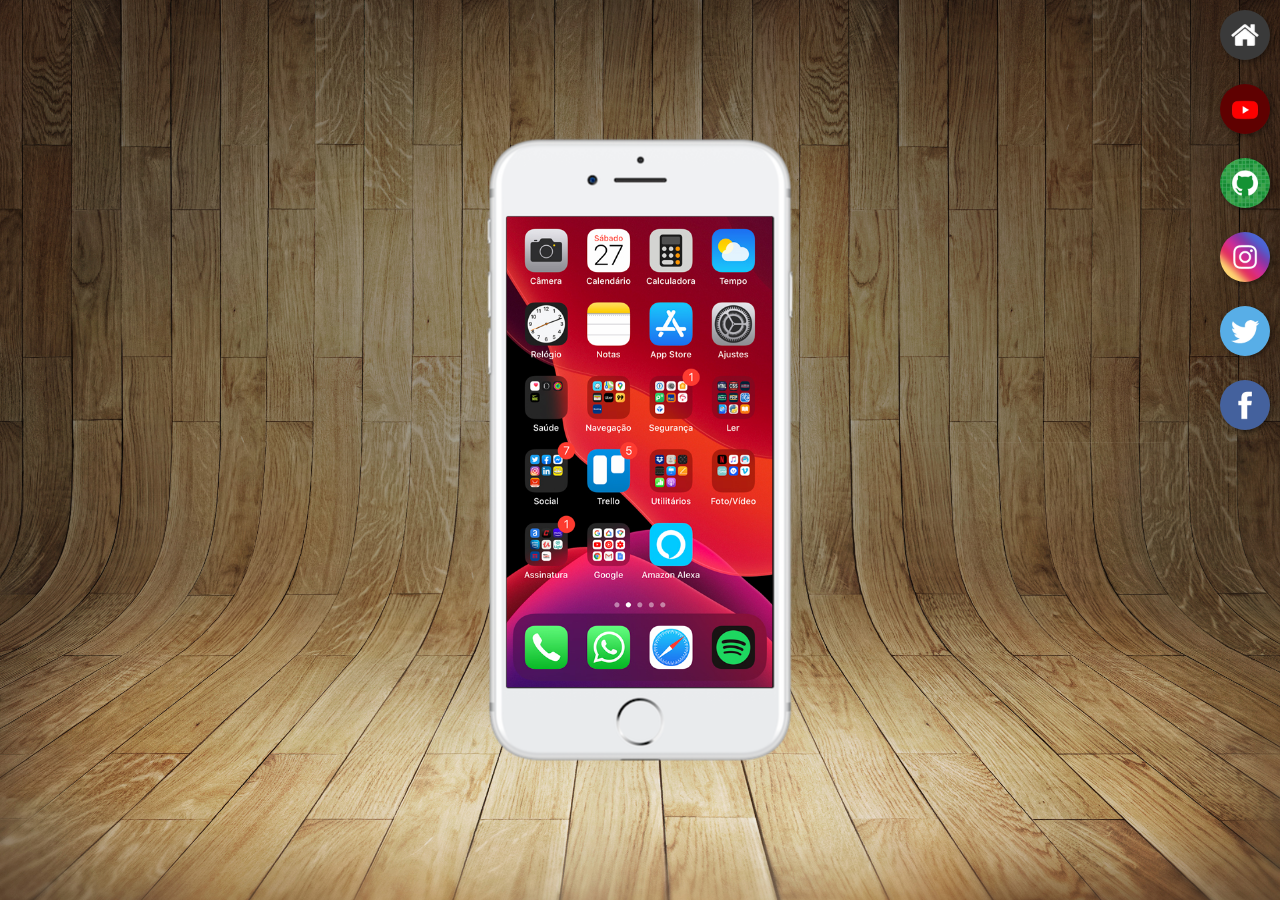
<file: index.html>
<!DOCTYPE html>
<html lang="pt-br">
<head>
    <meta charset="UTF-8">
    <meta http-equiv="X-UA-Compatible" content="IE=edge">
    <meta name="viewport" content="width=device-width, initial-scale=1.0">
    <link rel="shortcut icon" href="favicon.ico" type="image/x-icon">
    <link rel="stylesheet" href="estilos/style.css">
    <title>Projetos Sociais</title>
</head>
<body>
    <main>
        <section id="telefone">
            <iframe src="home.html" name="tela" id="tela" frameborder="0">Seu navegador não é compatível com isso.
            </iframe>
        </section>
        <section  id= "redes">
            <a href="home.html" target="tela"> <img src="imagens/logo-home.jpg" alt="Home"></a>  <br>
            <a href="youtube.html" target="tela"> <img src="imagens/logo-youtube.jpg" alt="Youtube"></a> <br>
            <a href="github.html" target="tela"> <img src="imagens/logo-github.jpg" alt="Github"></a> <br>
            <a href="instagram.html" target="tela"> <img src="imagens/logo-instagram.jpg" alt="Instagram"></a> <br>
            <a href="twitter.html" target="tela"> <img src="imagens/logo-twitter.jpg" alt="Twitter"></a> <br>
            <a href="facebook.html" target="tela"> <img src="imagens/logo-facebook.jpg" alt="Facebook"></a>
        </section>
    </main>
</body>
</html>
</file>
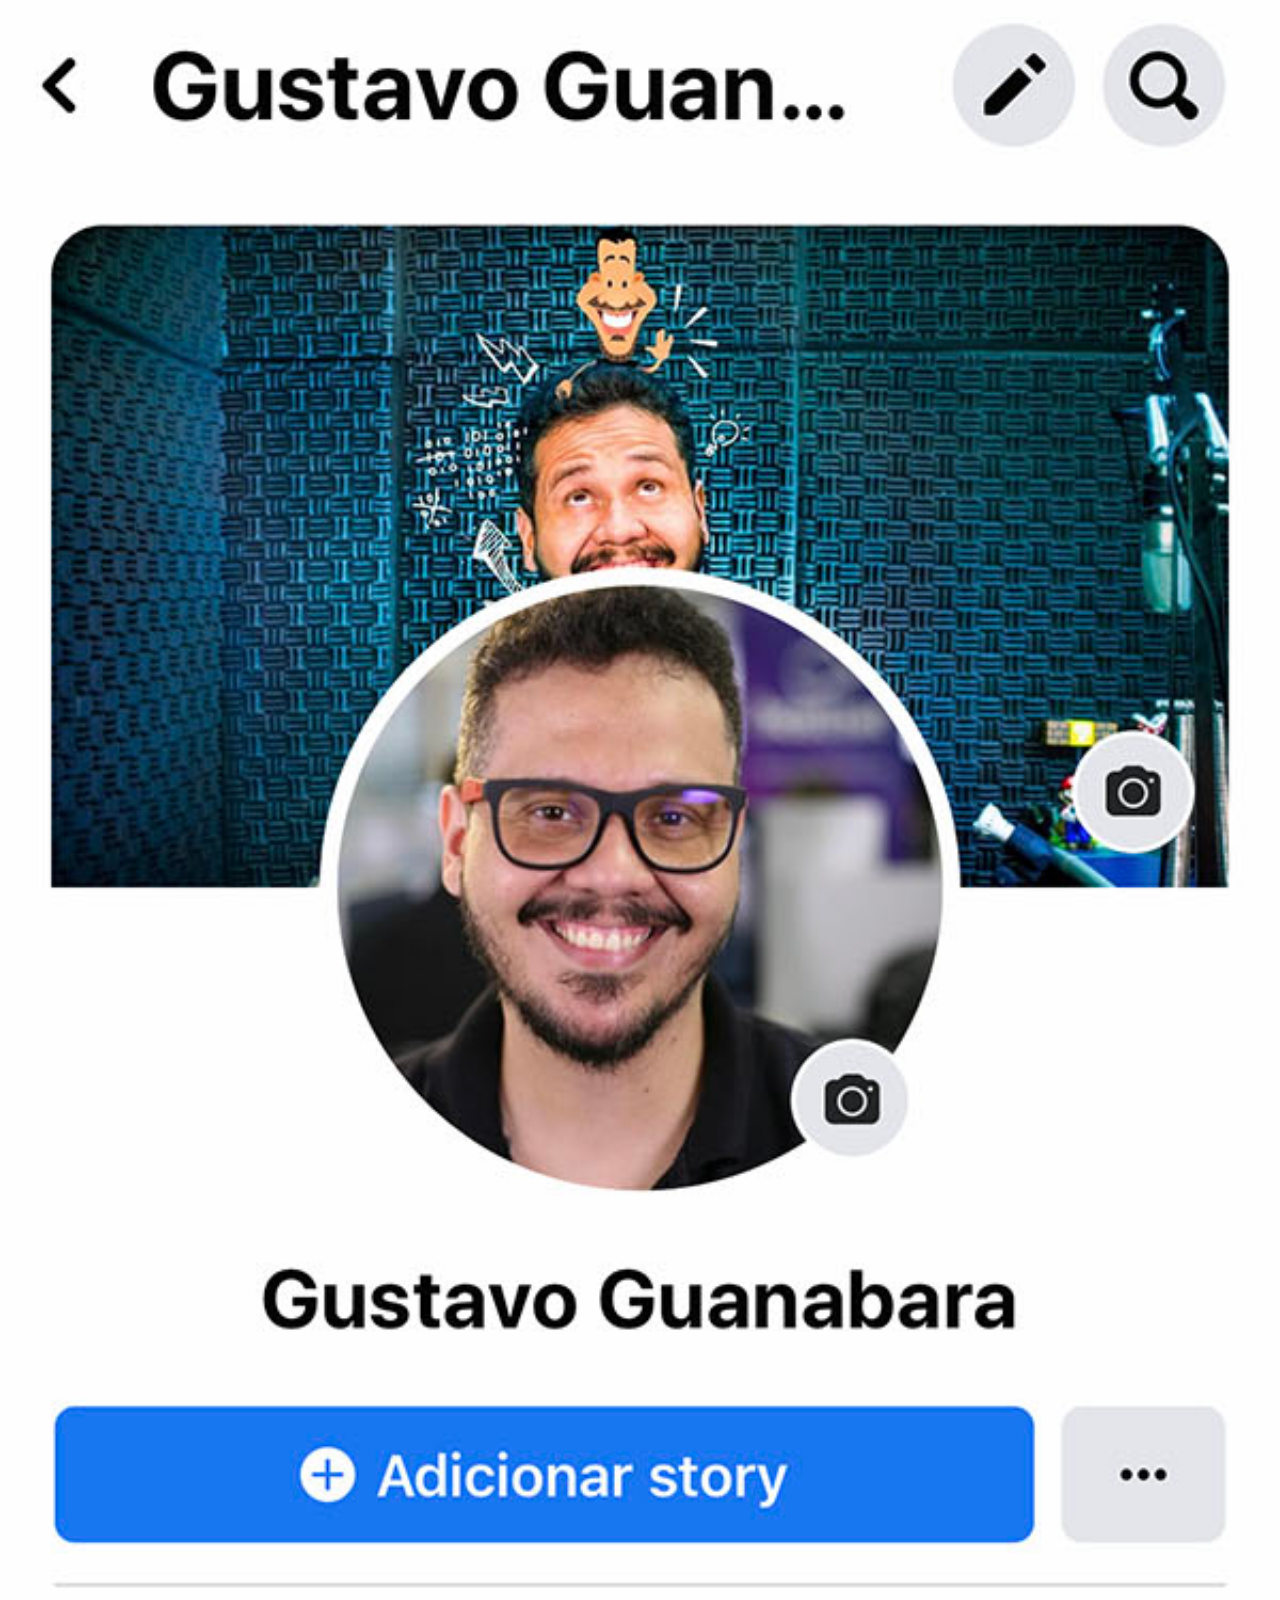
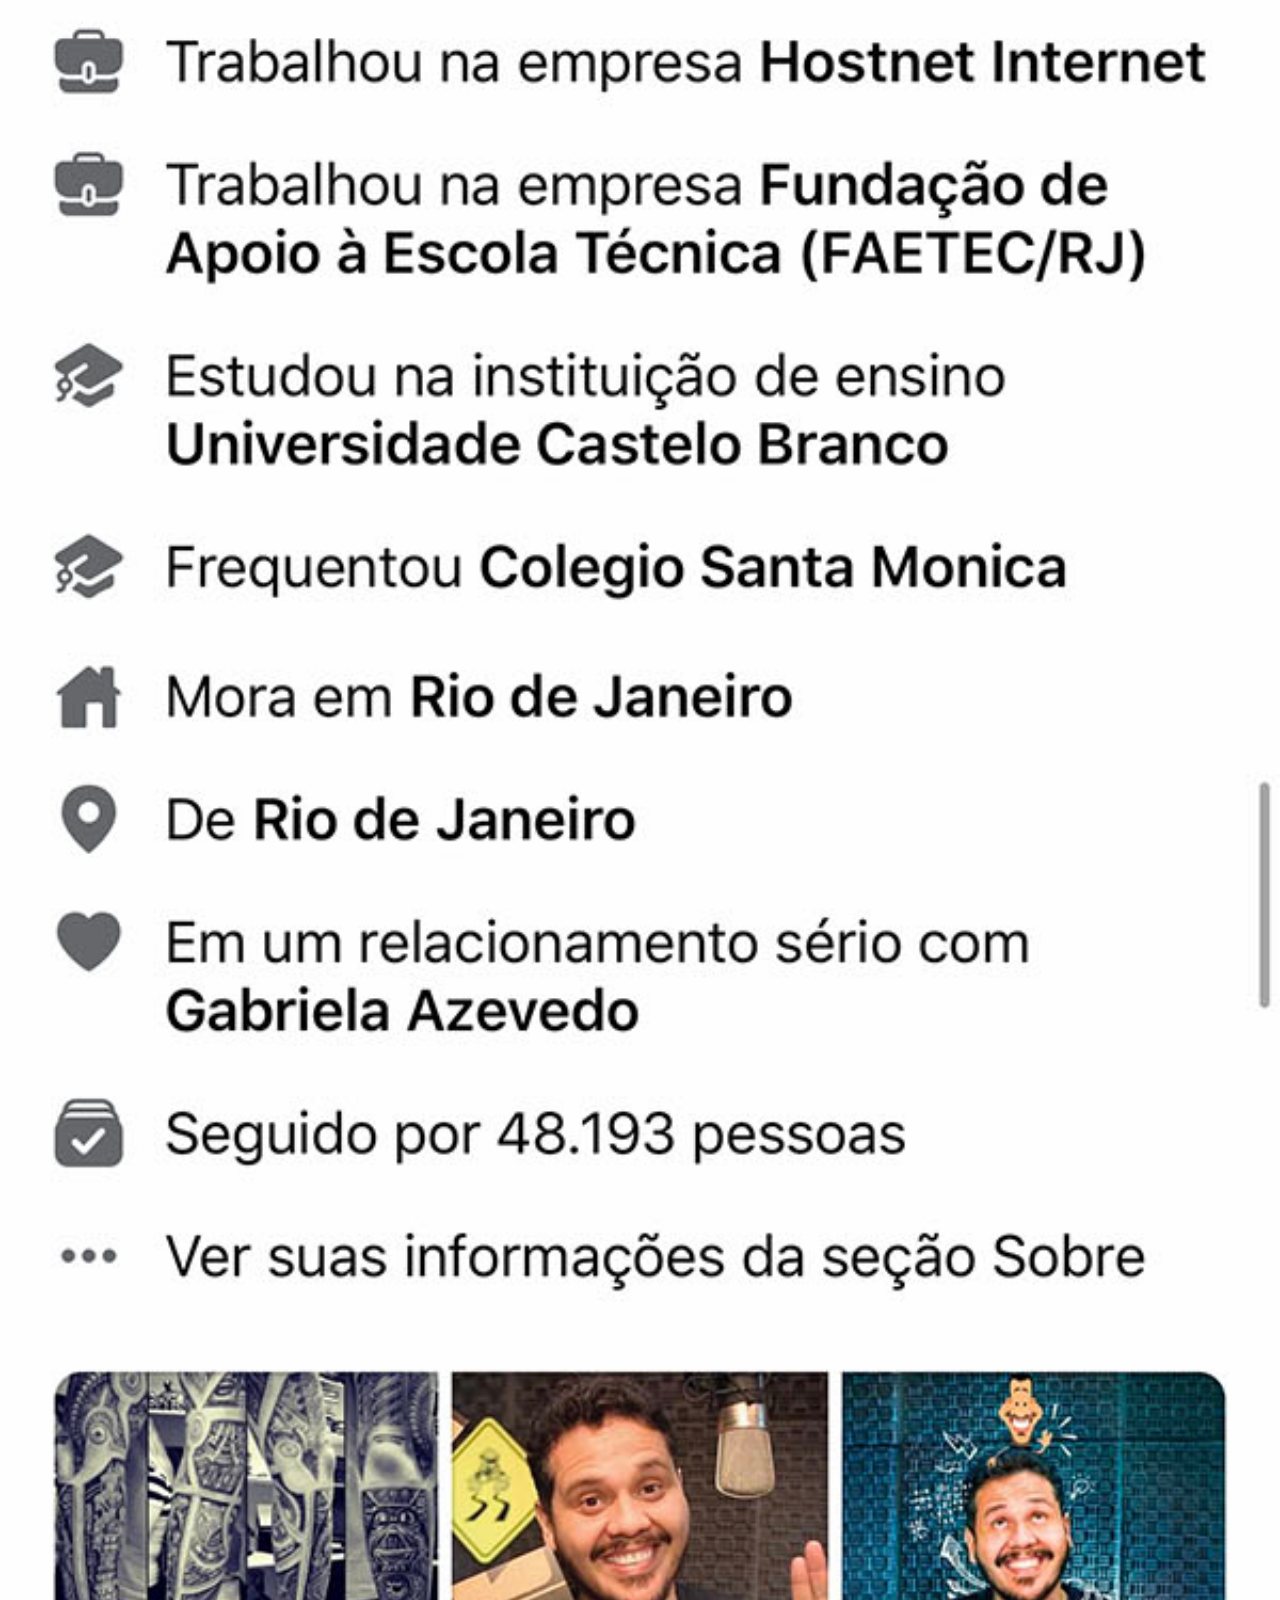
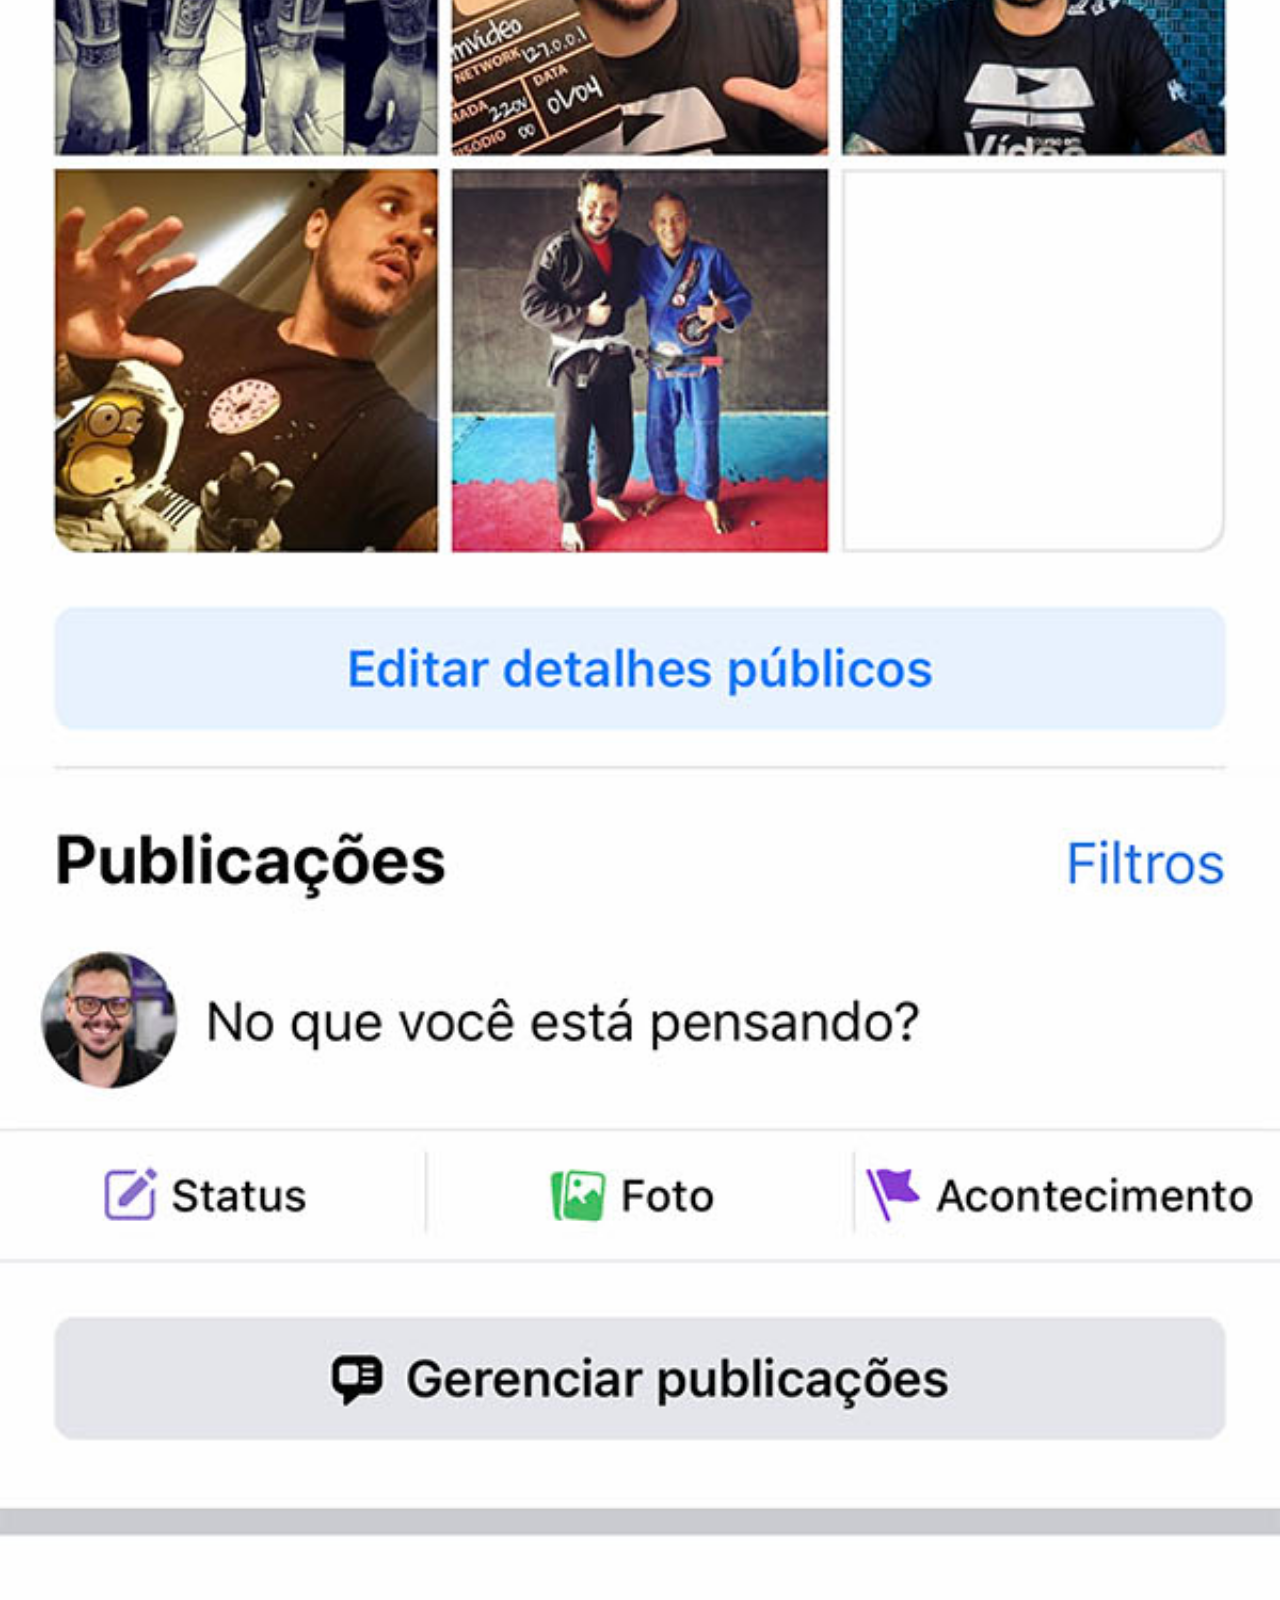
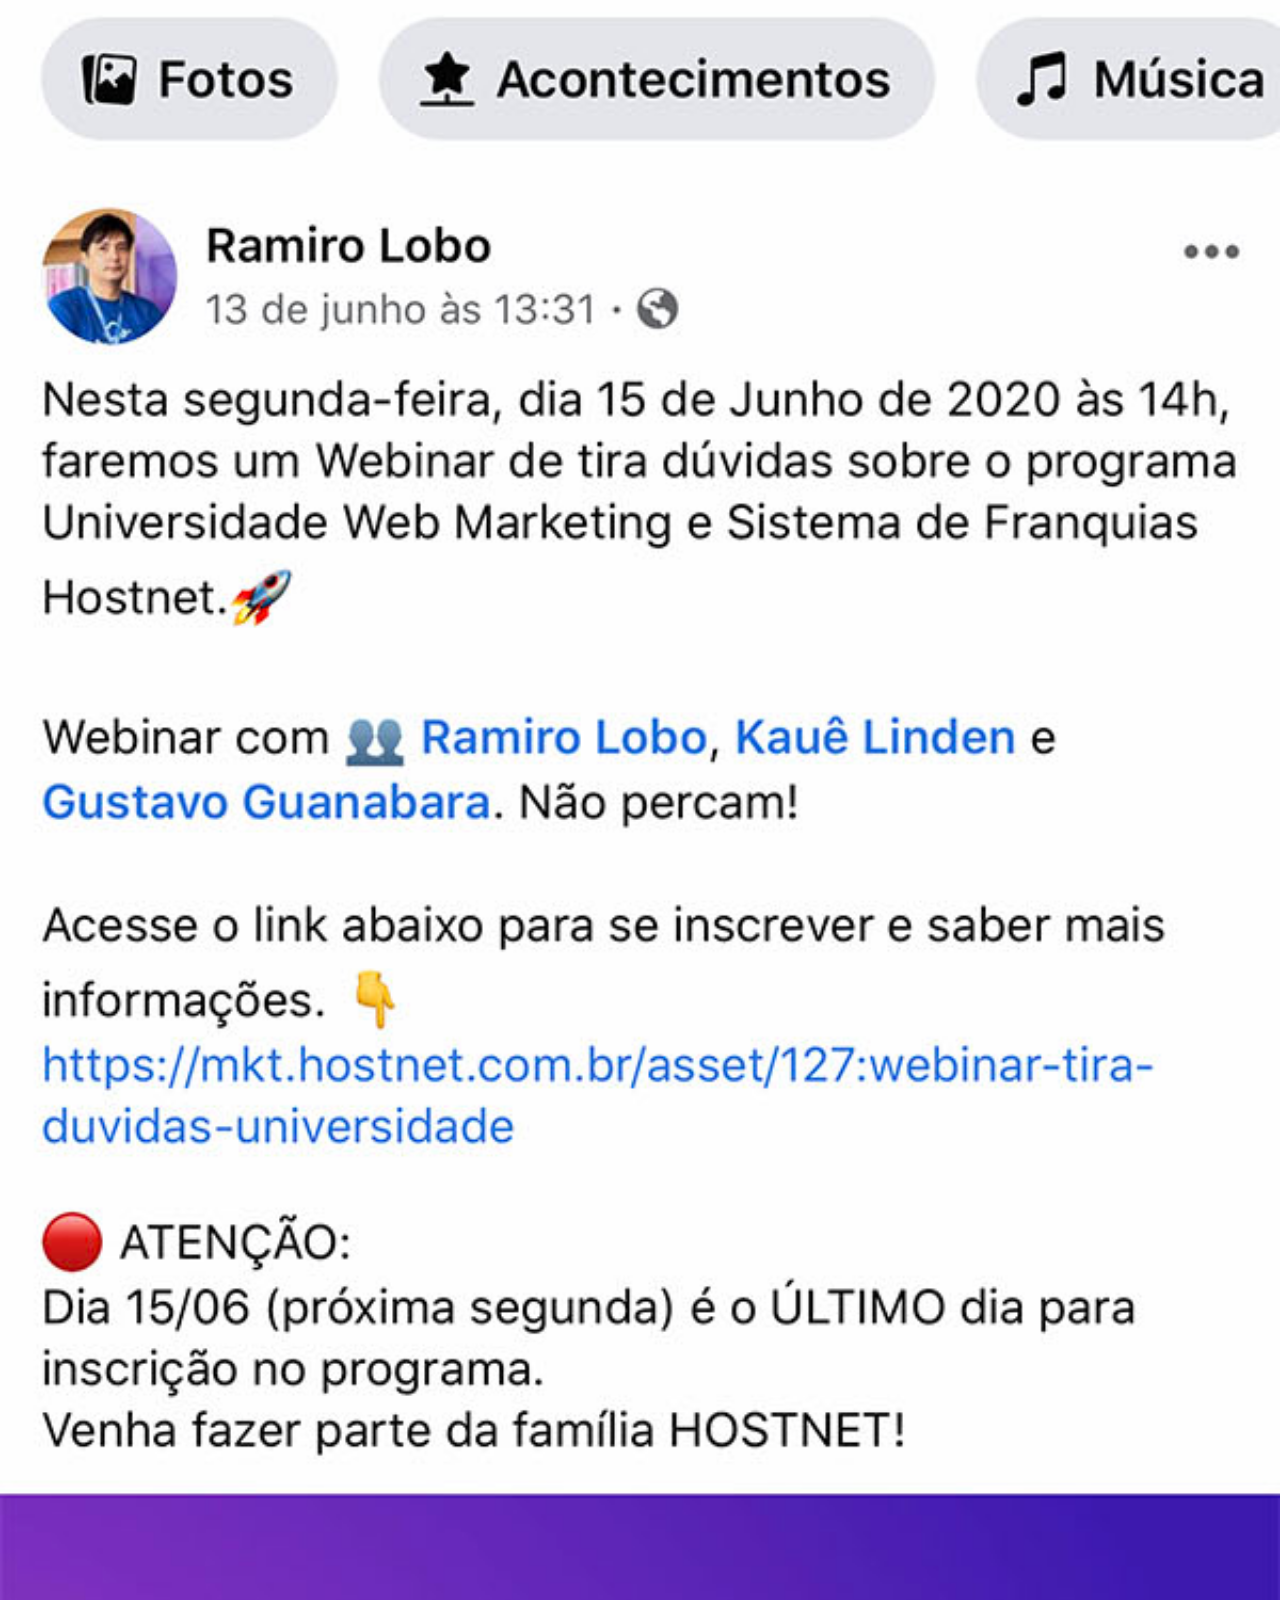
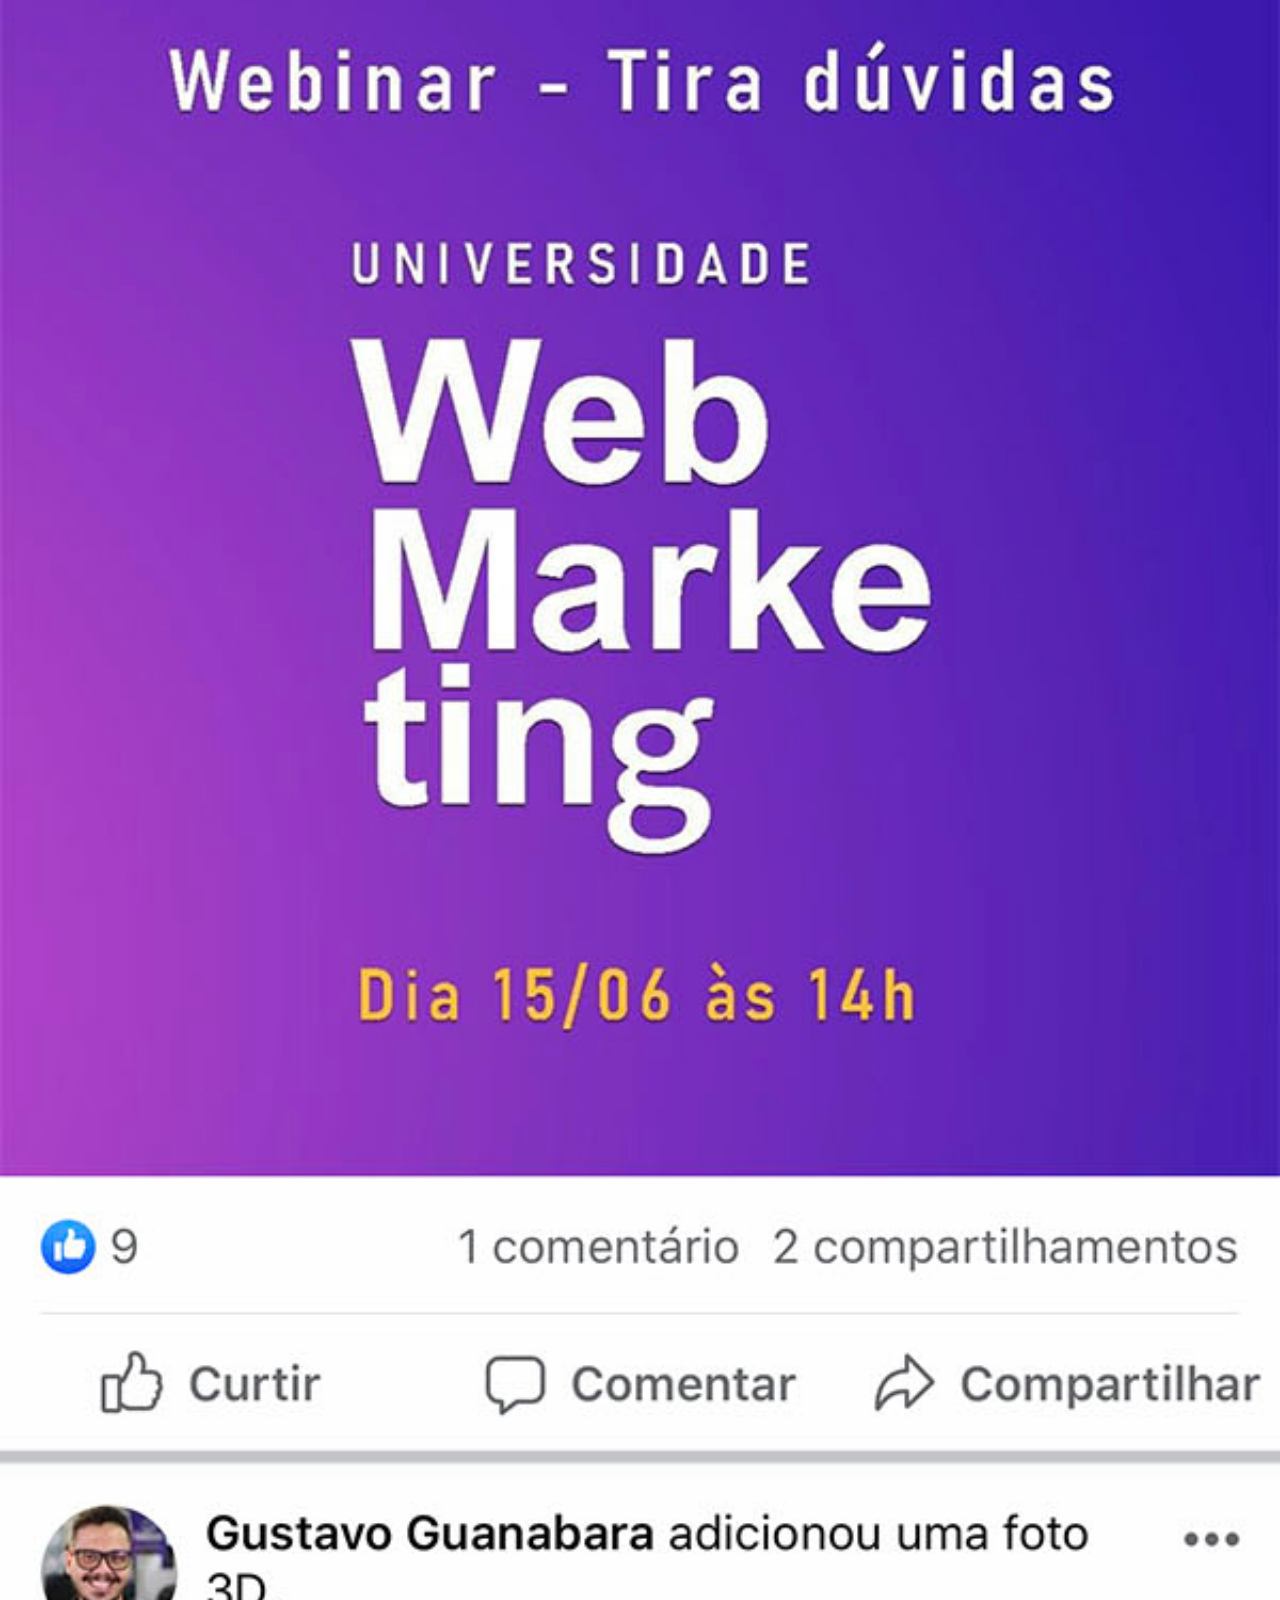
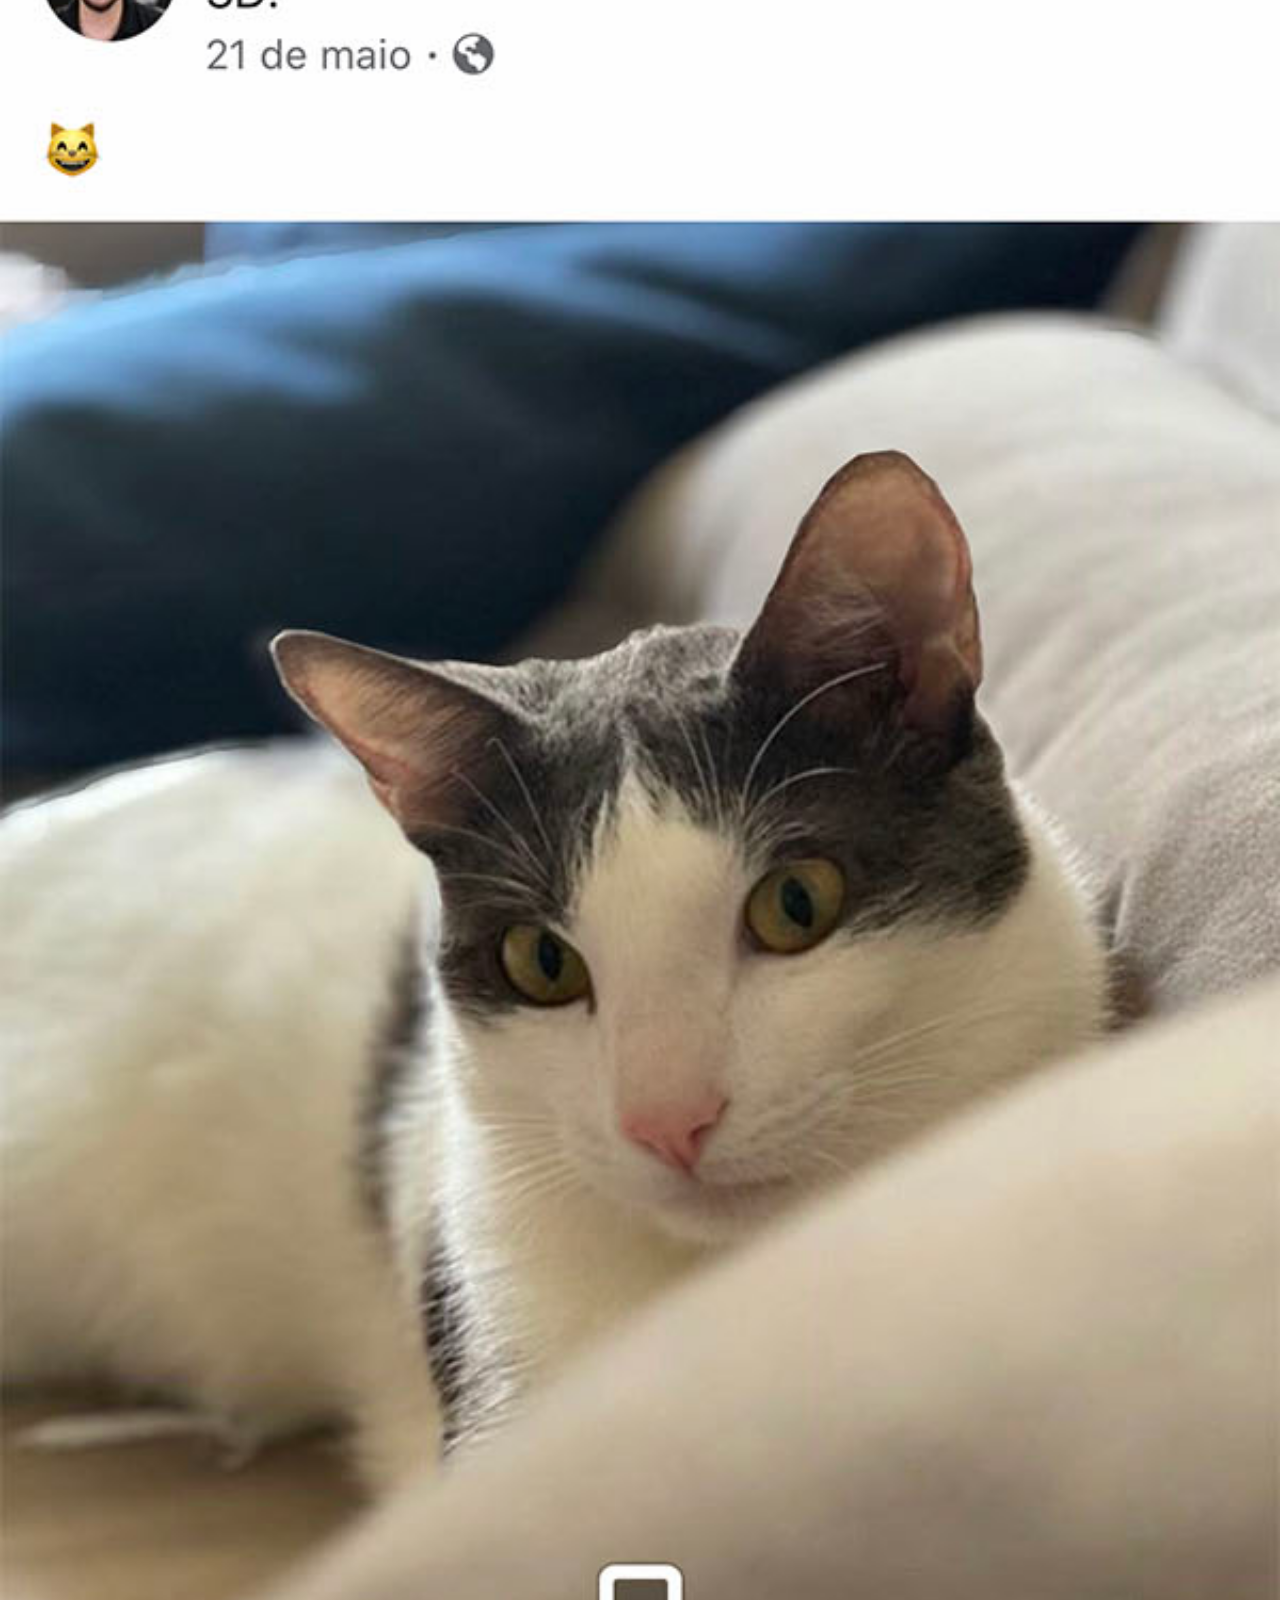
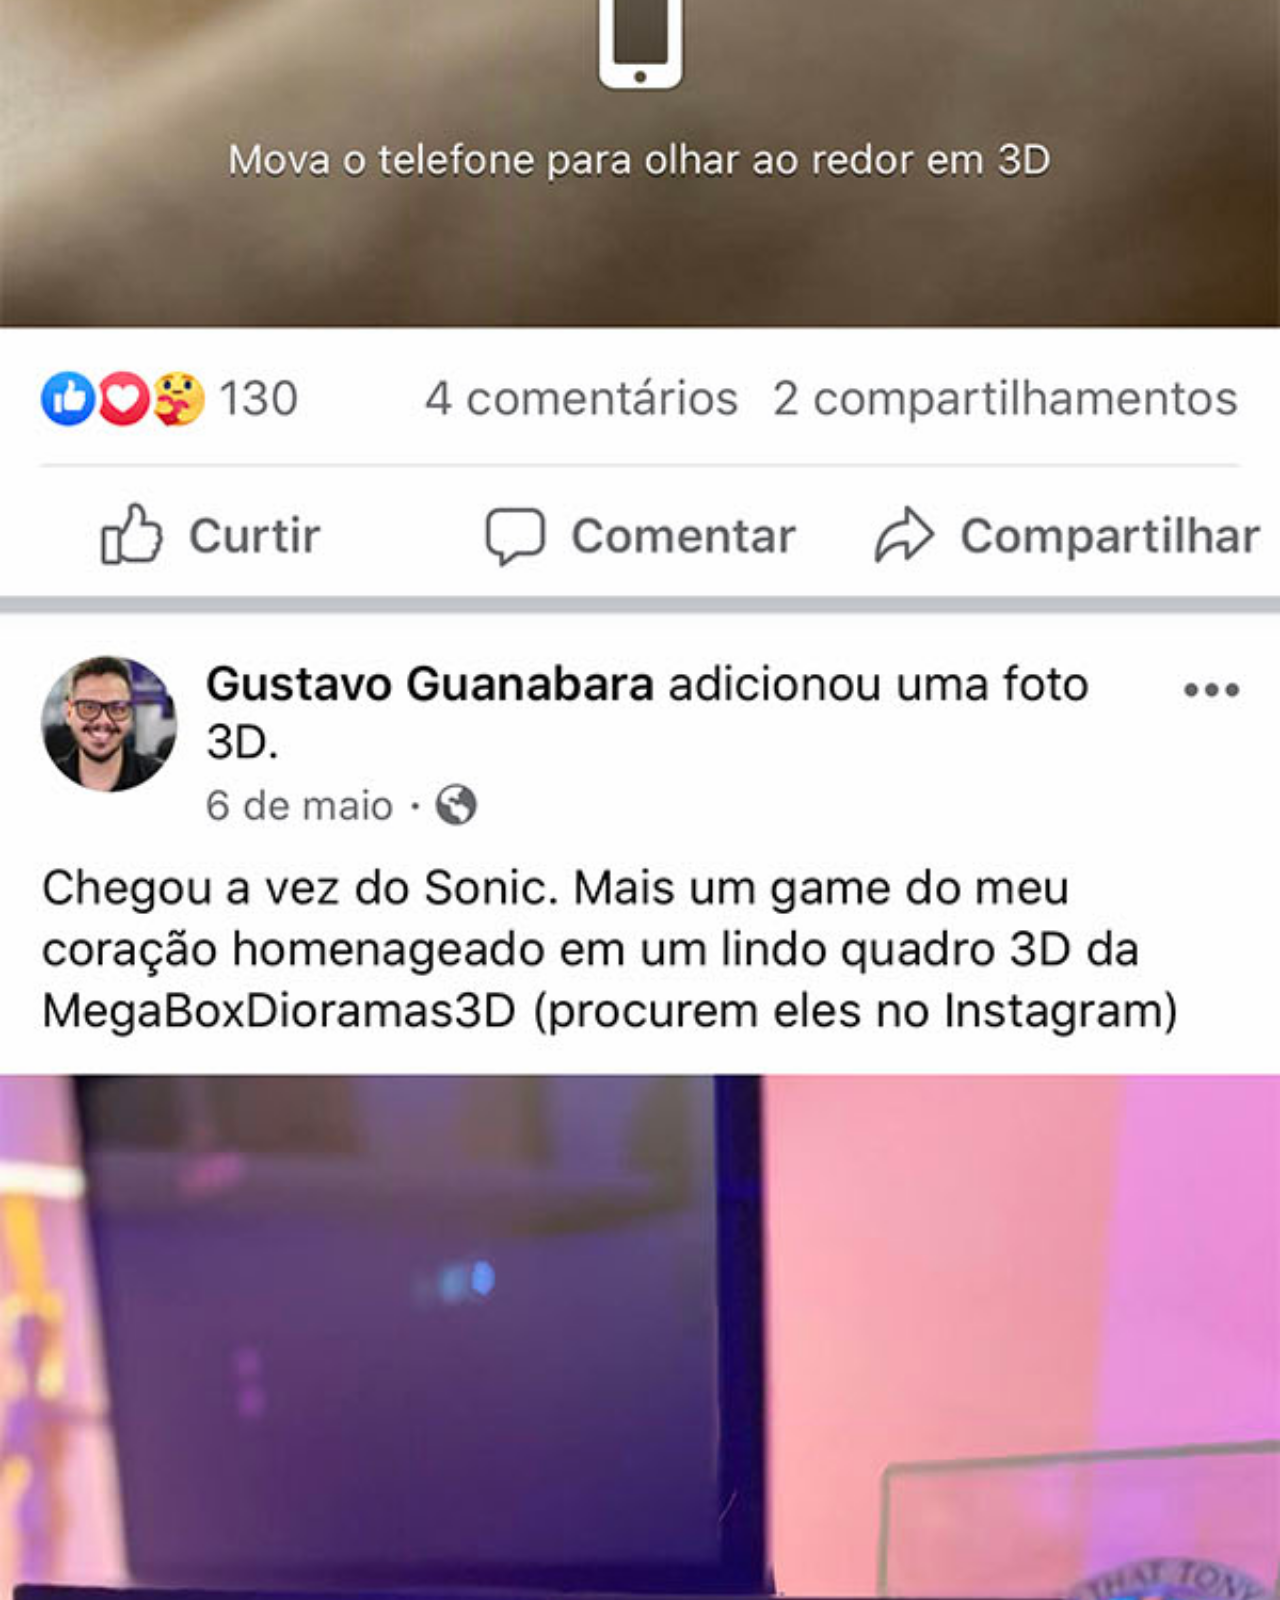
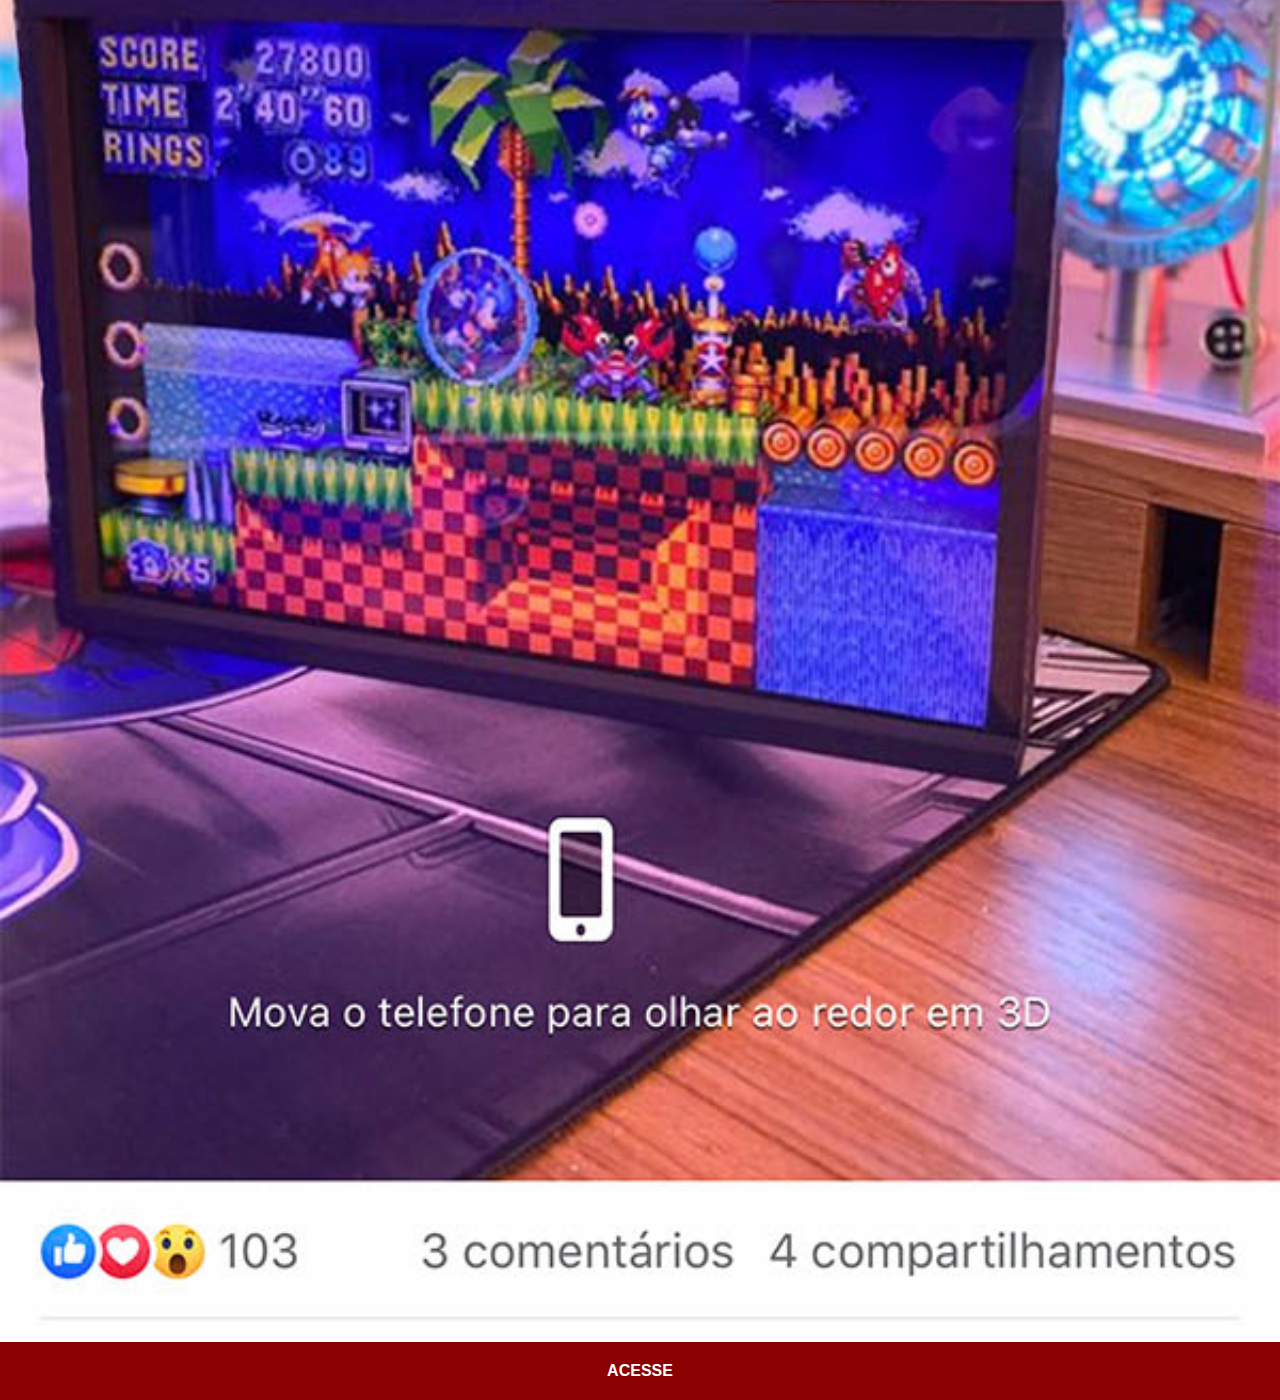
<file: facebook.html>
<!DOCTYPE html>
<html lang="pt-br">
<head>
    <meta charset="UTF-8">
    <meta http-equiv="X-UA-Compatible" content="IE=edge">
    <meta name="viewport" content="width=device-width, initial-scale=1.0">
    <title>Facebook</title>
    <link rel="stylesheet" href="estilos/social.css">

</head>
<body>
    <img src="imagens/tela-facebook.jpg" alt="Facebook">
    <a href="https://pt-br.facebook.com/gustavoguanabara" target="_blank">ACESSE</a> 

</body>
</html>
</file>
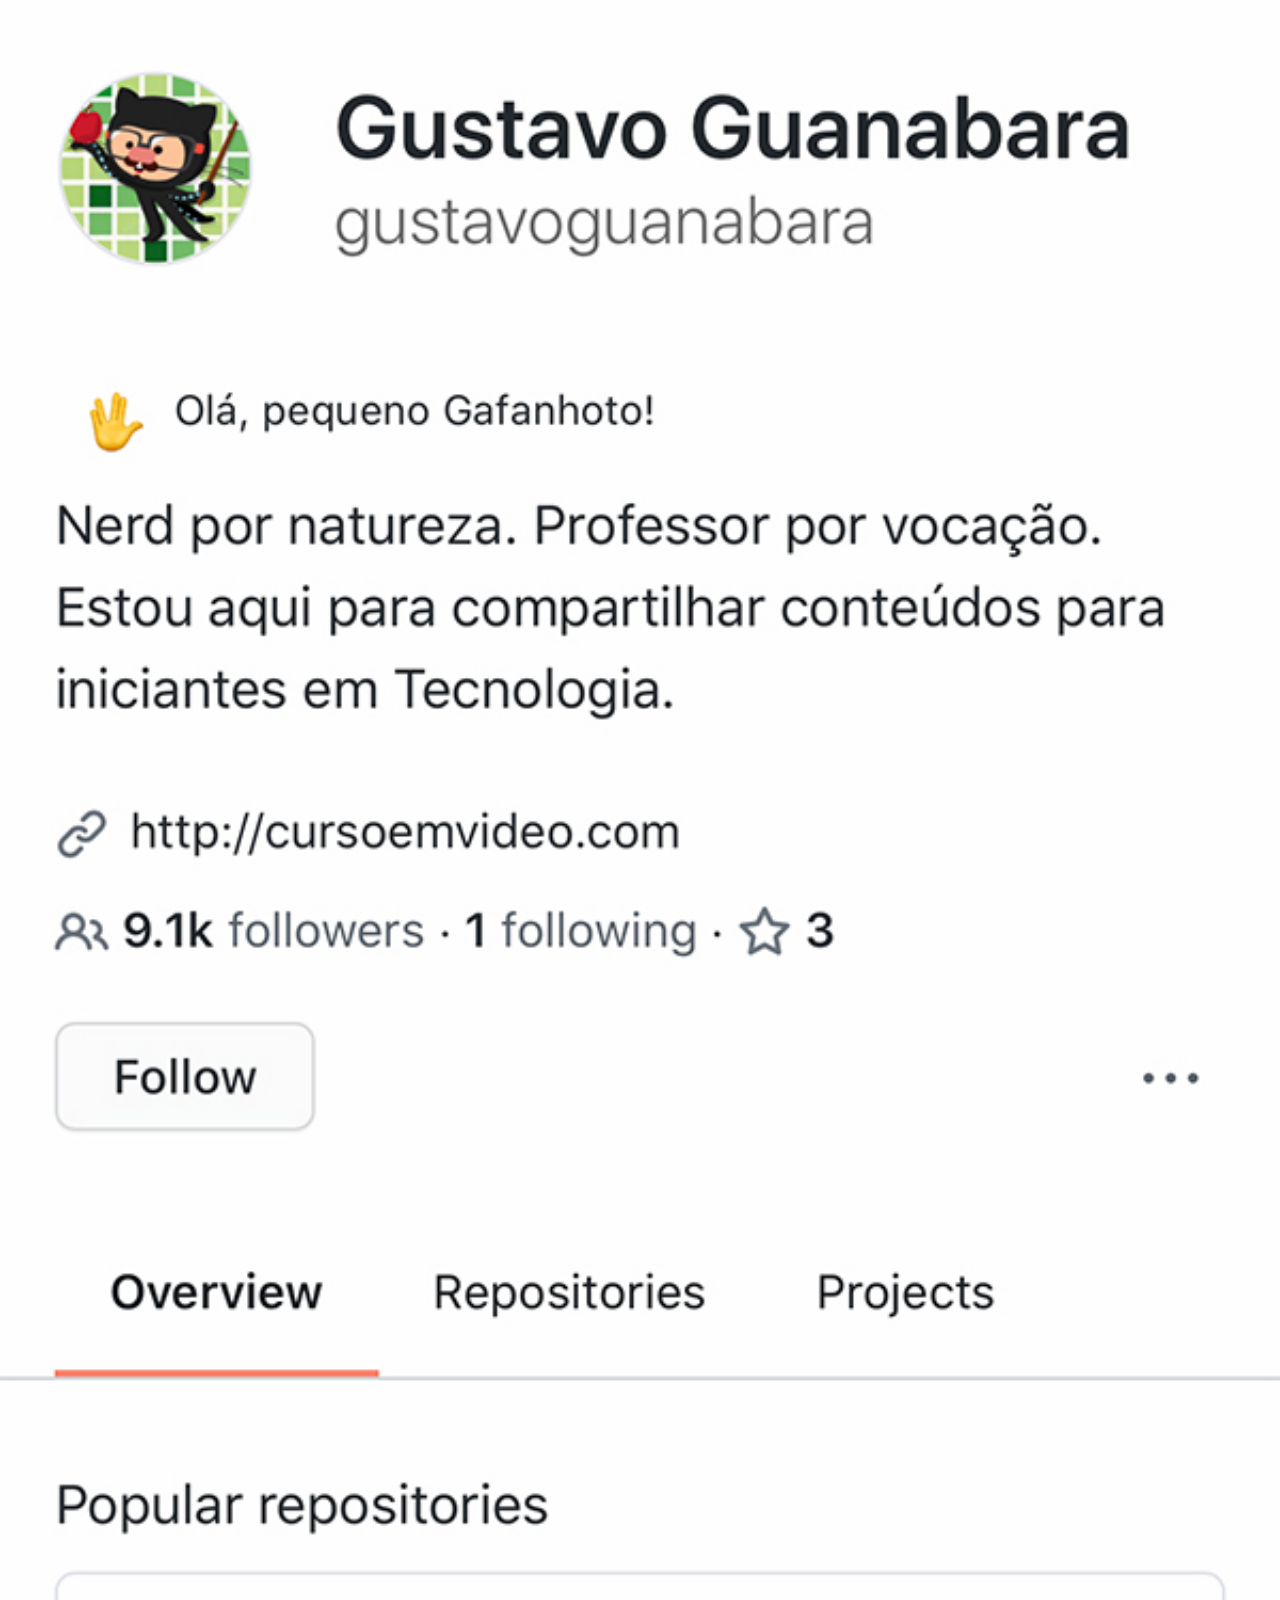
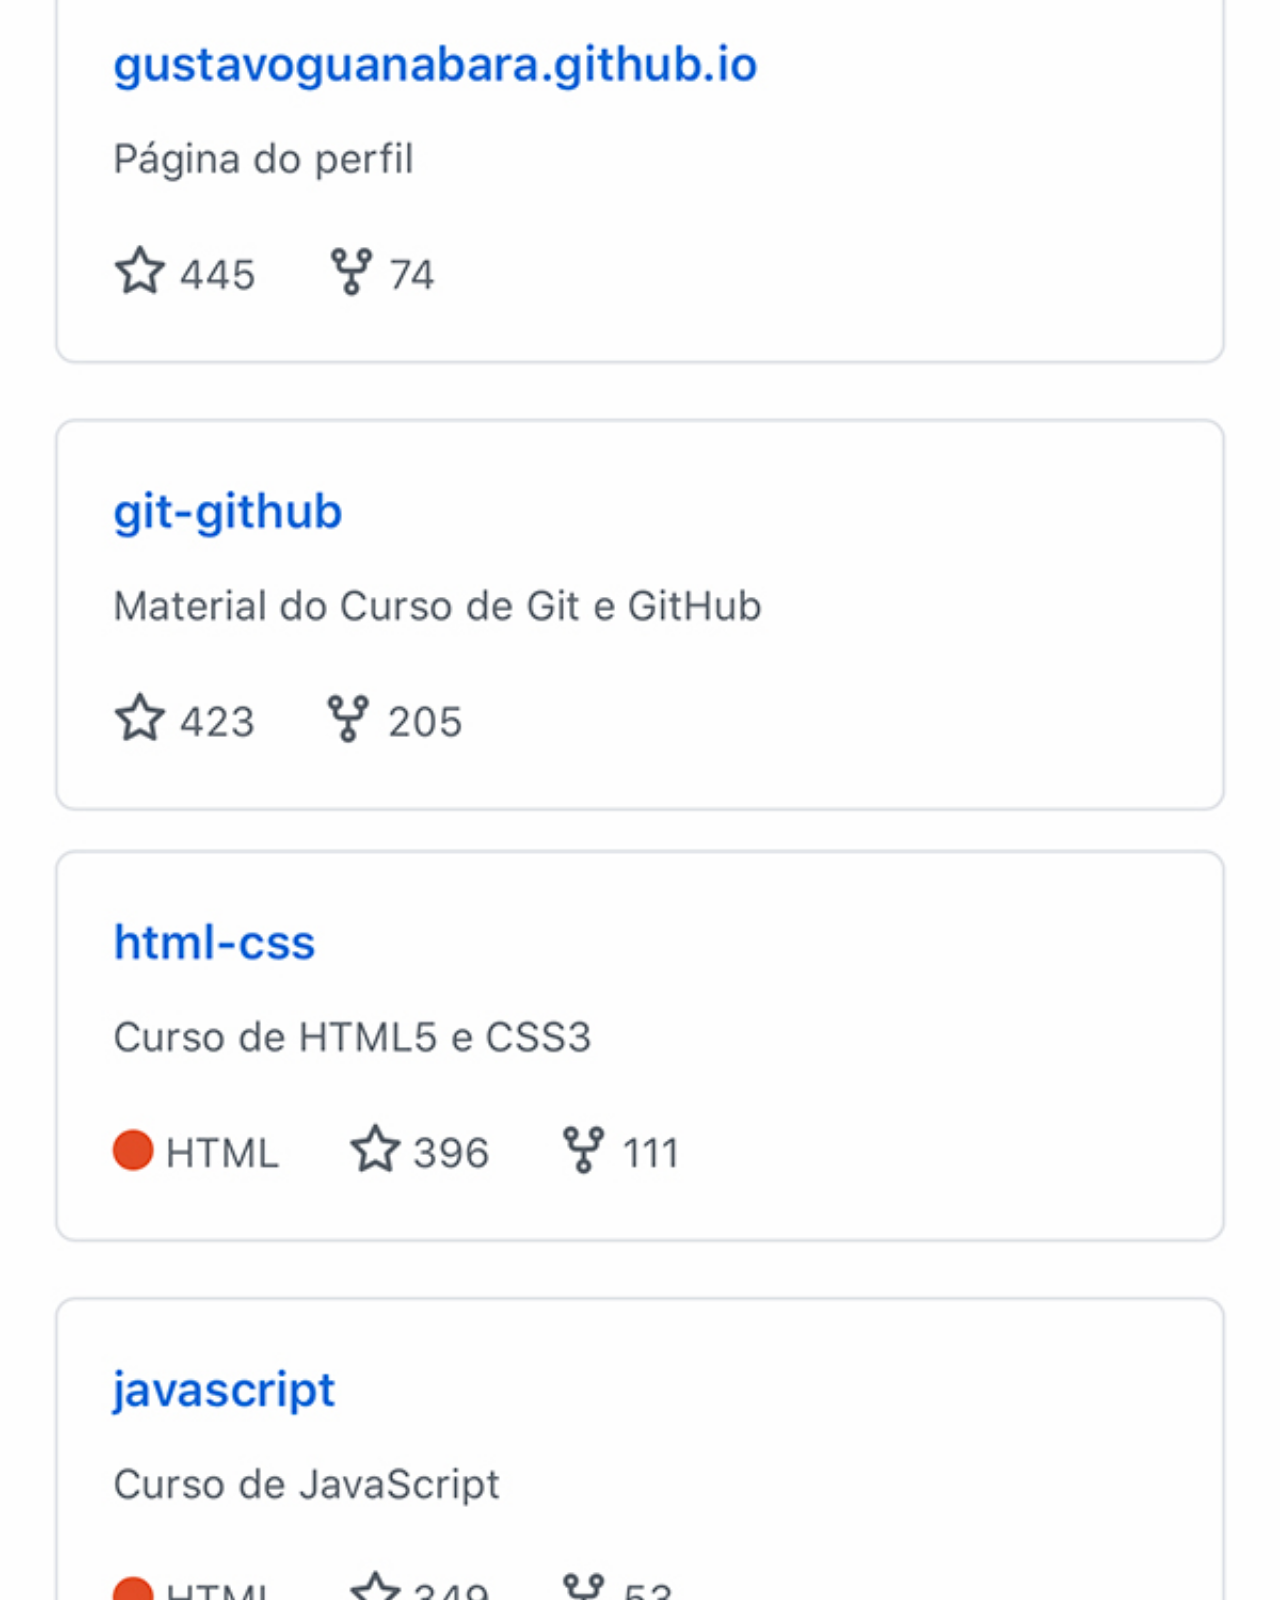
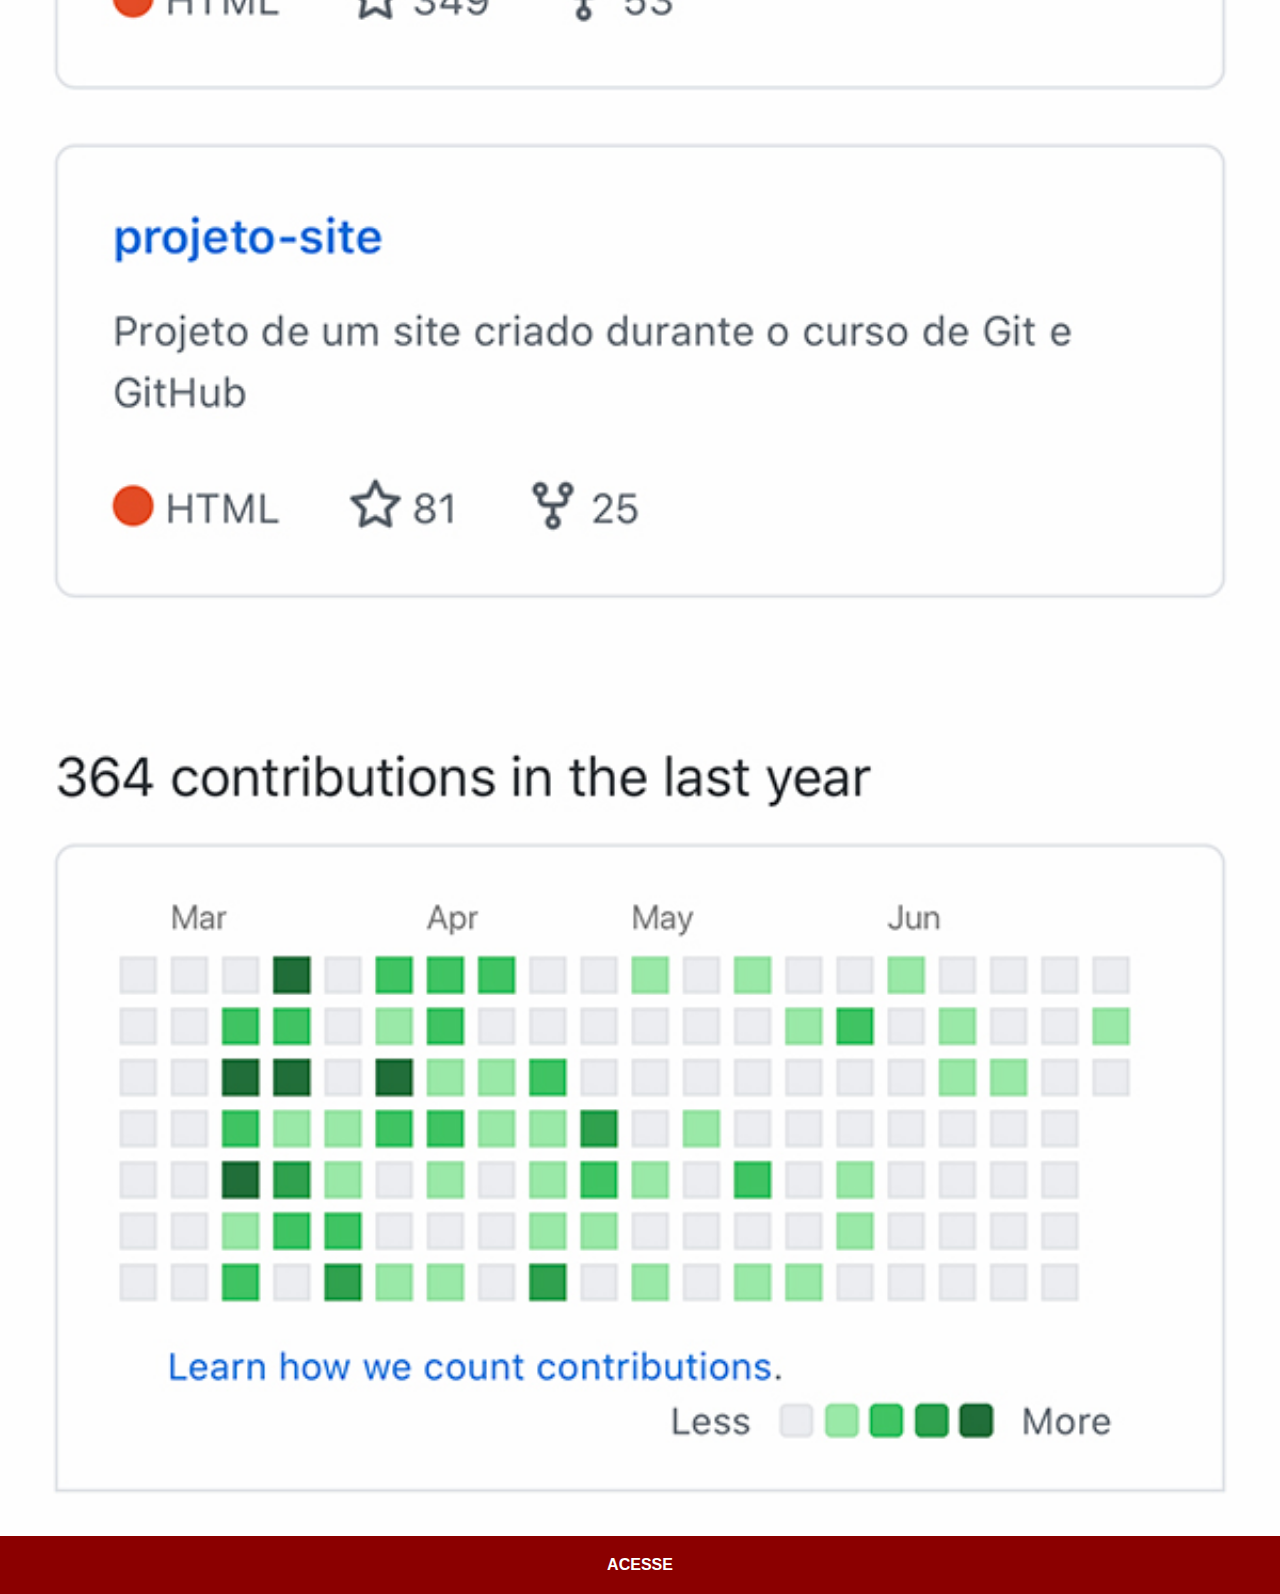
<file: github.html>
<!DOCTYPE html>
<html lang="pt-br">
<head>
    <meta charset="UTF-8">
    <meta http-equiv="X-UA-Compatible" content="IE=edge">
    <meta name="viewport" content="width=device-width, initial-scale=1.0">
    <title>Github</title>
    <link rel="stylesheet" href="estilos/social.css">

</head>
<body>
    <img src="imagens/tela-github.jpg" alt="Github">
    <a href="https://gustavoguanabara.github.io/" target="_blank">ACESSE</a> 

</body>
</html>
</file>
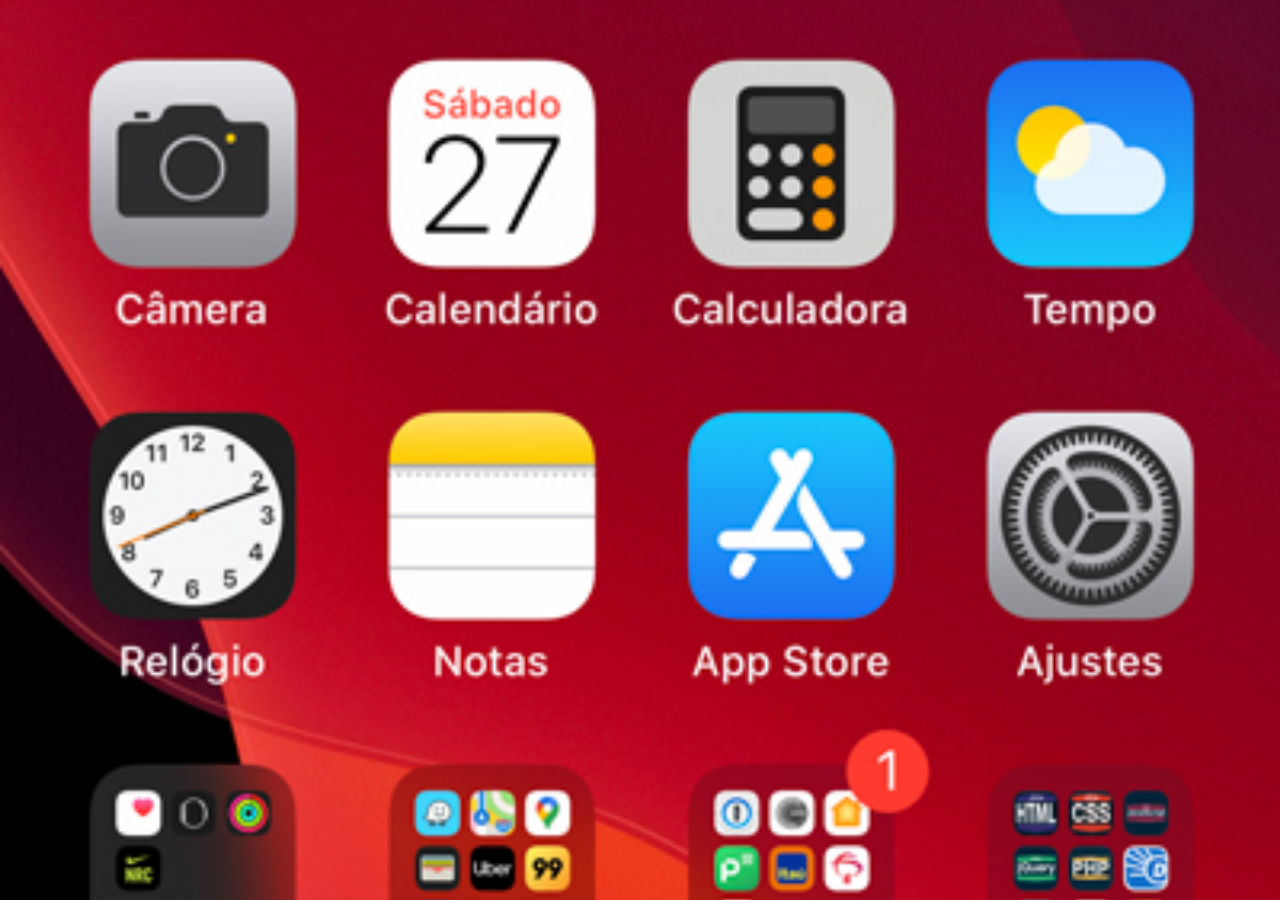
<file: home.html>
<!DOCTYPE html>
<html lang="pt-br">
<head>
    <meta charset="UTF-8">
    <meta http-equiv="X-UA-Compatible" content="IE=edge">
    <meta name="viewport" content="width=device-width, initial-scale=1.0">
    <title>Home</title>
</head>
<style>
    * {
        margin: 0px;
        padding: 0px;
    }

    body {
        width: 100vw;
        height: 100vh;
        background: black url('imagens/tela-home.jpg') no-repeat top center;
        background-size: cover;
    }
</style>
<body>
    
</body>
</html>
</file>
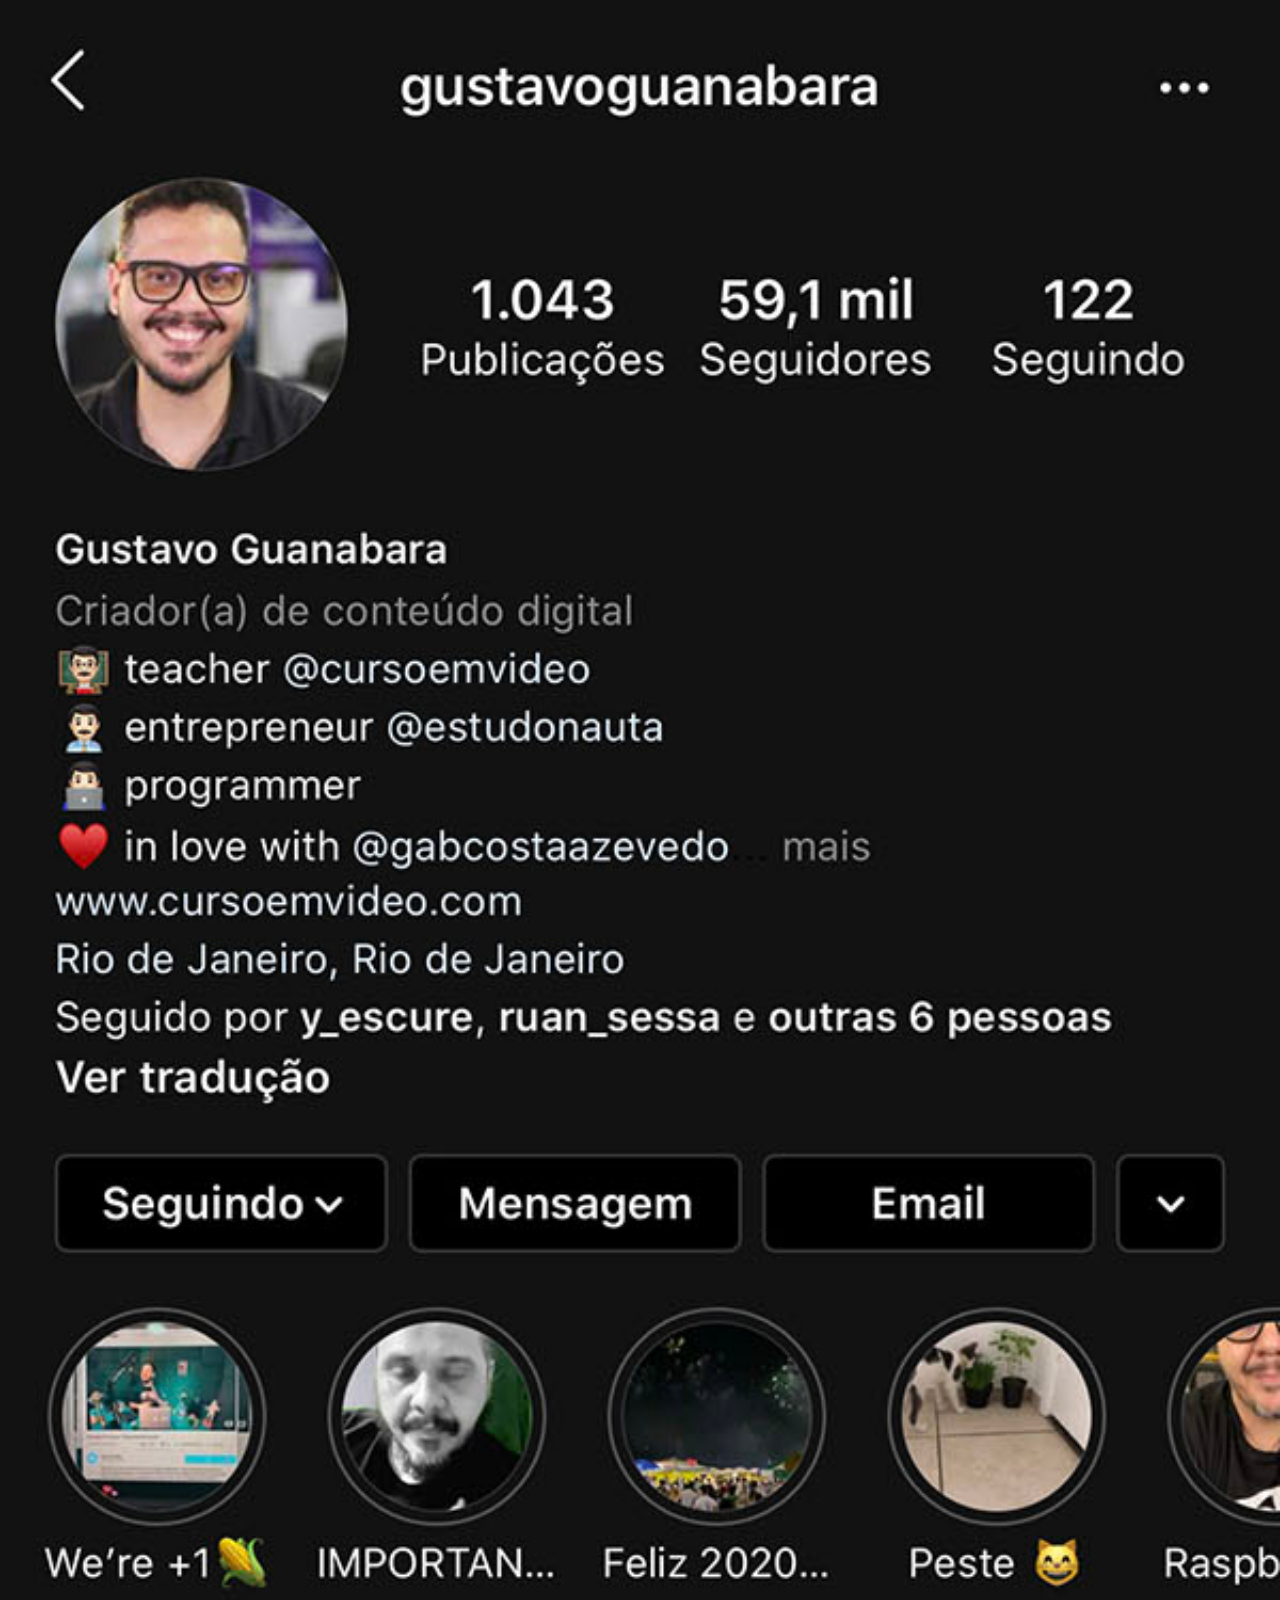
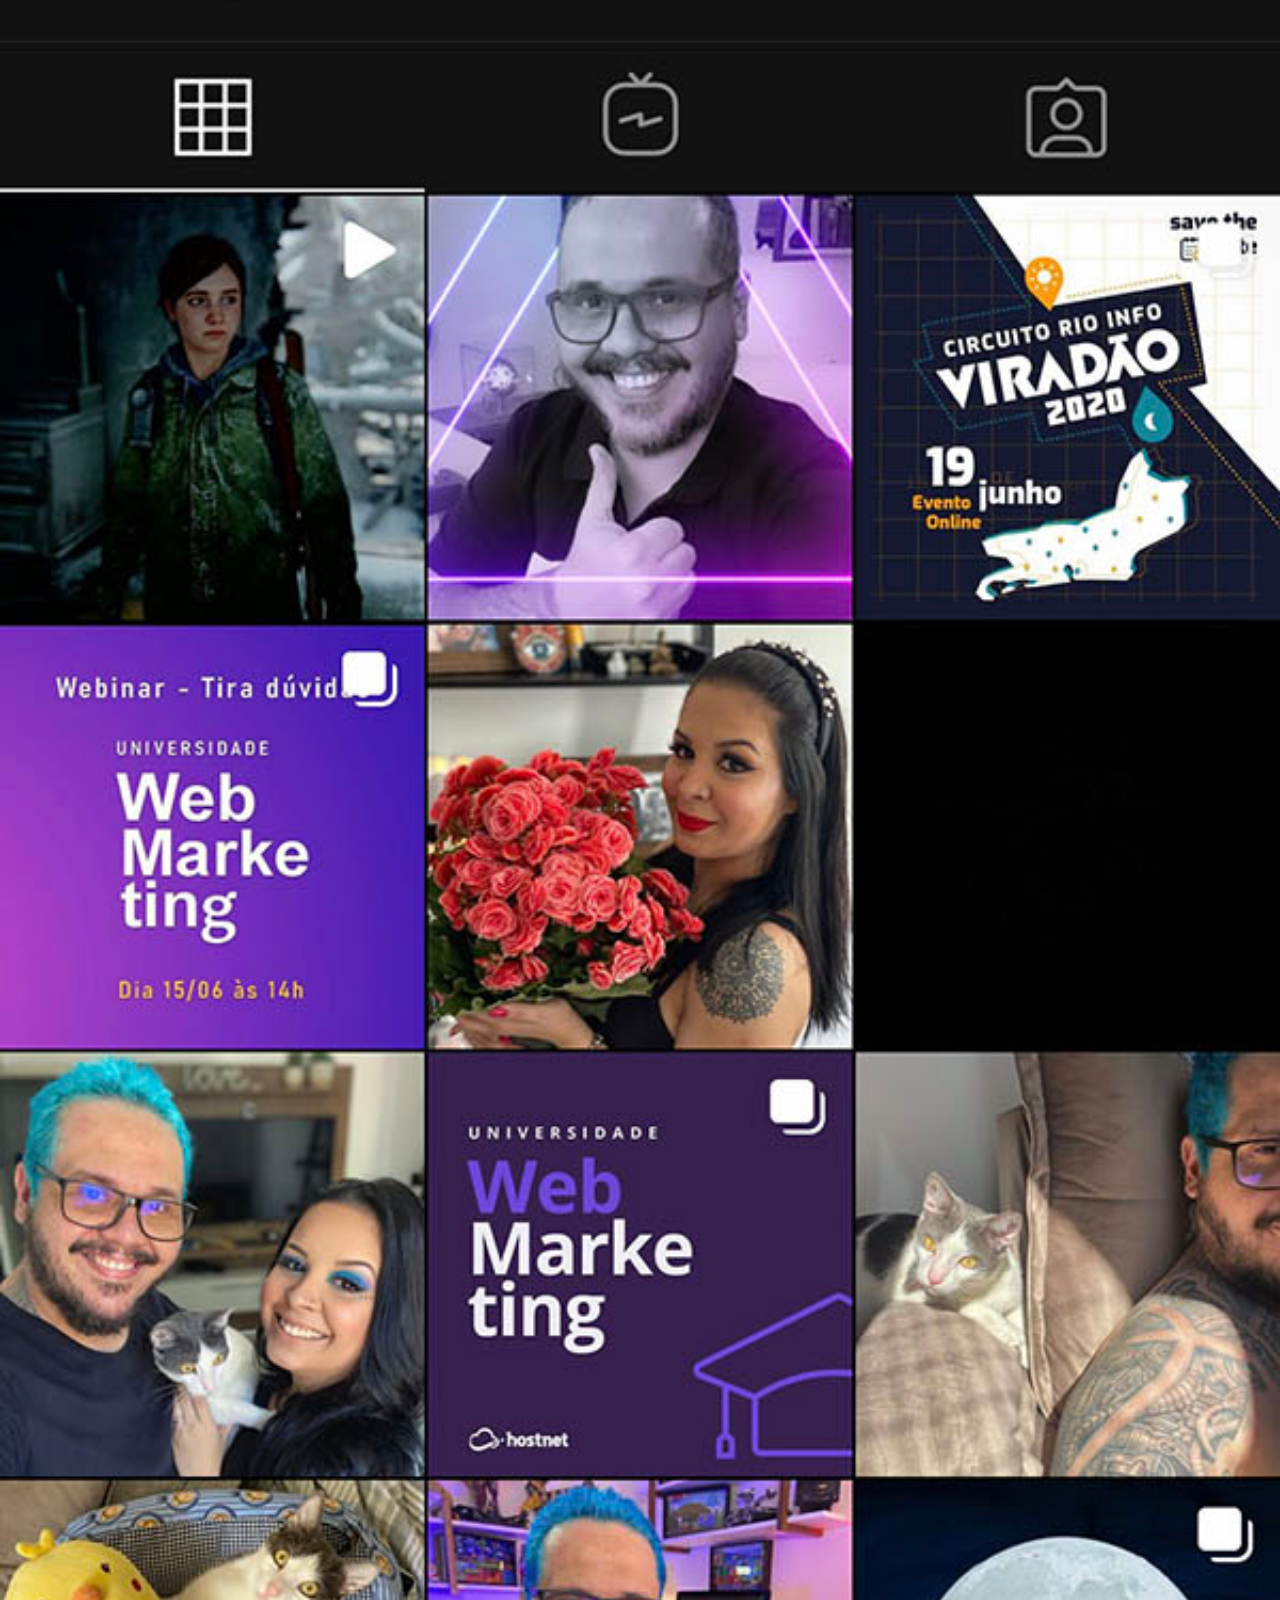
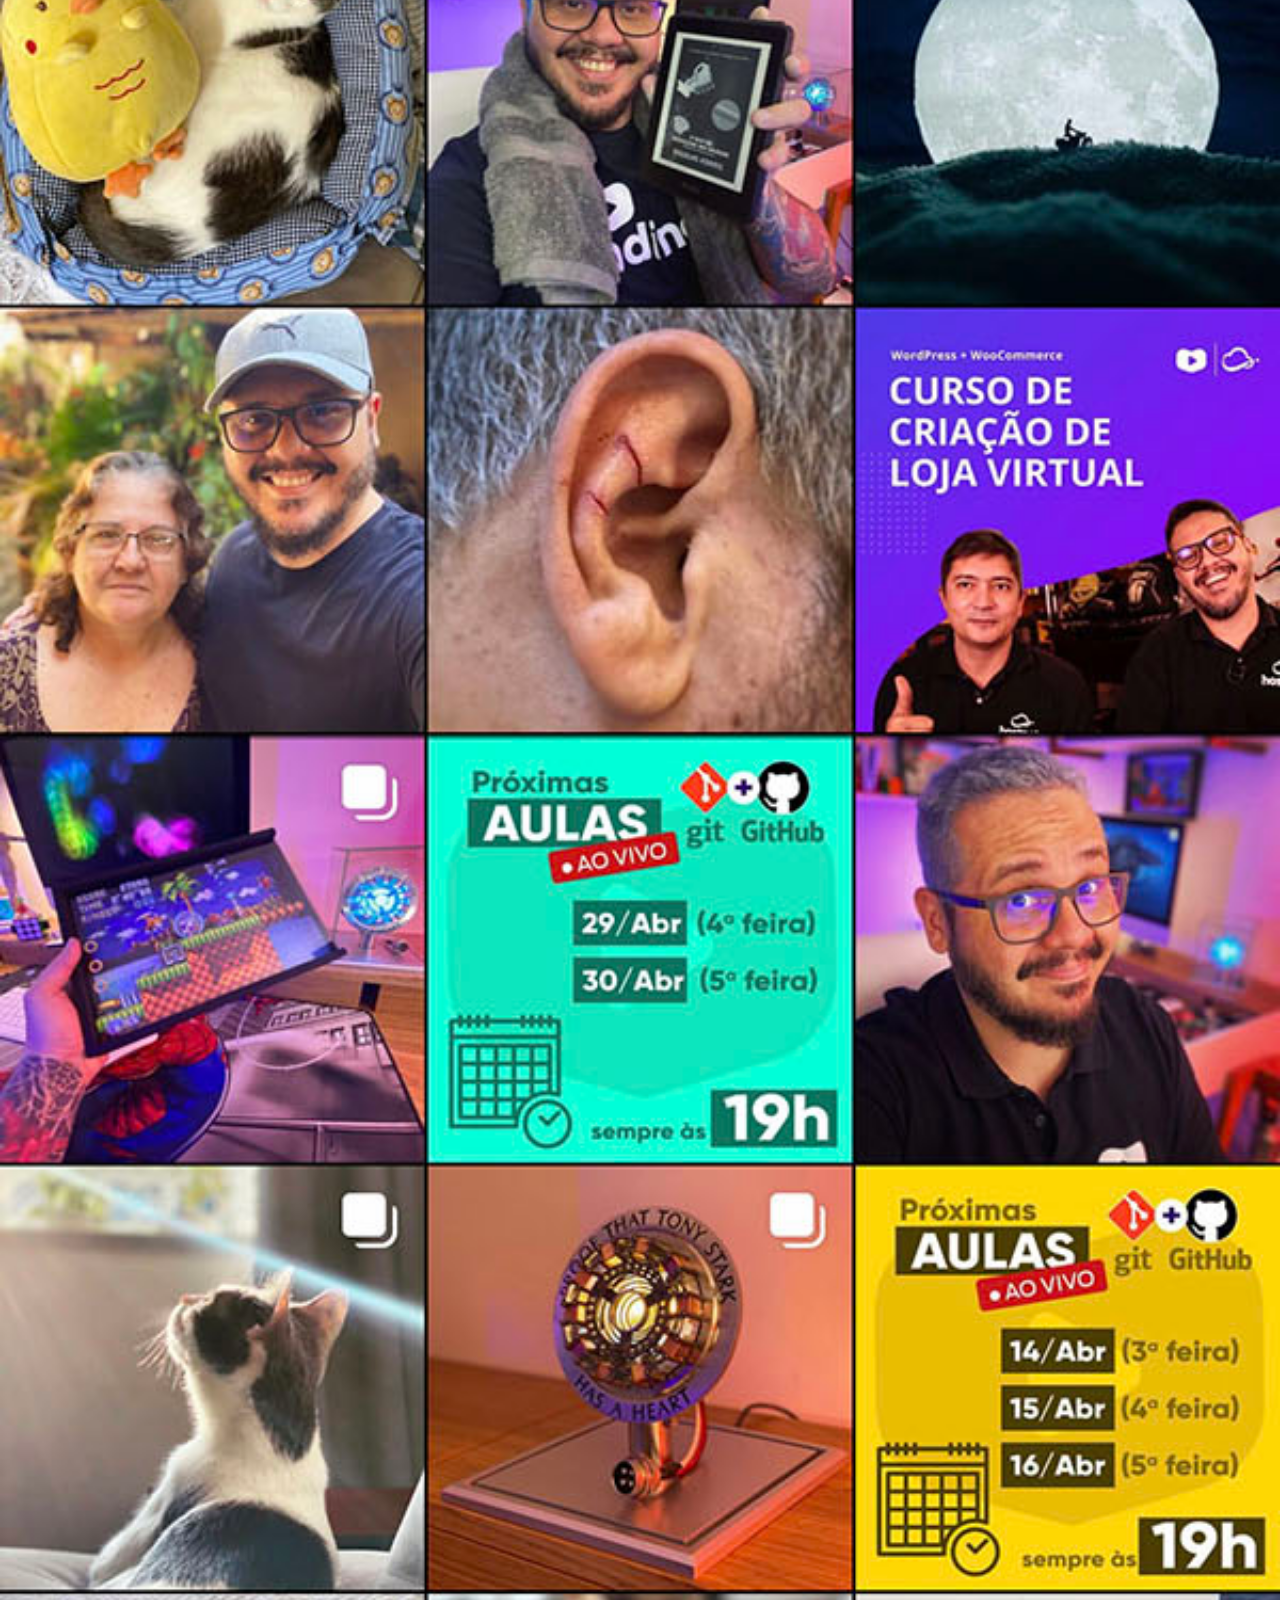
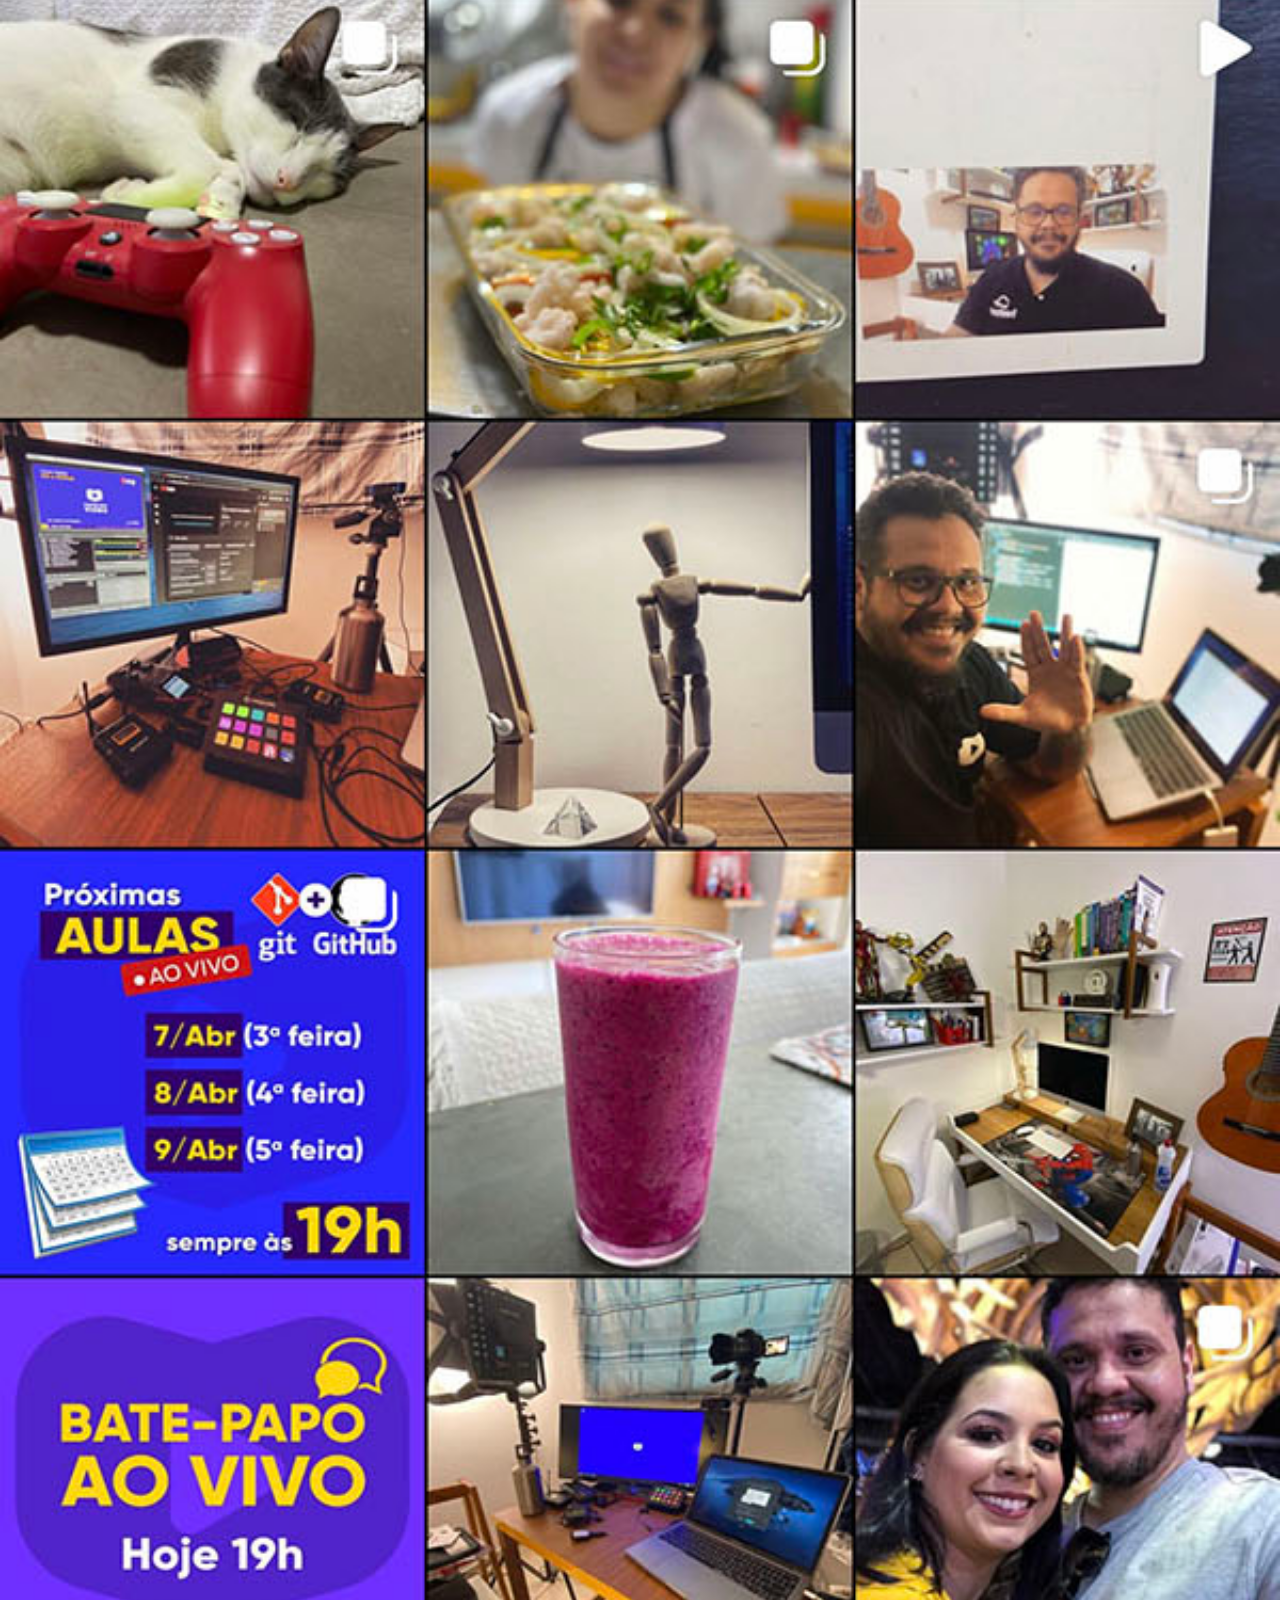
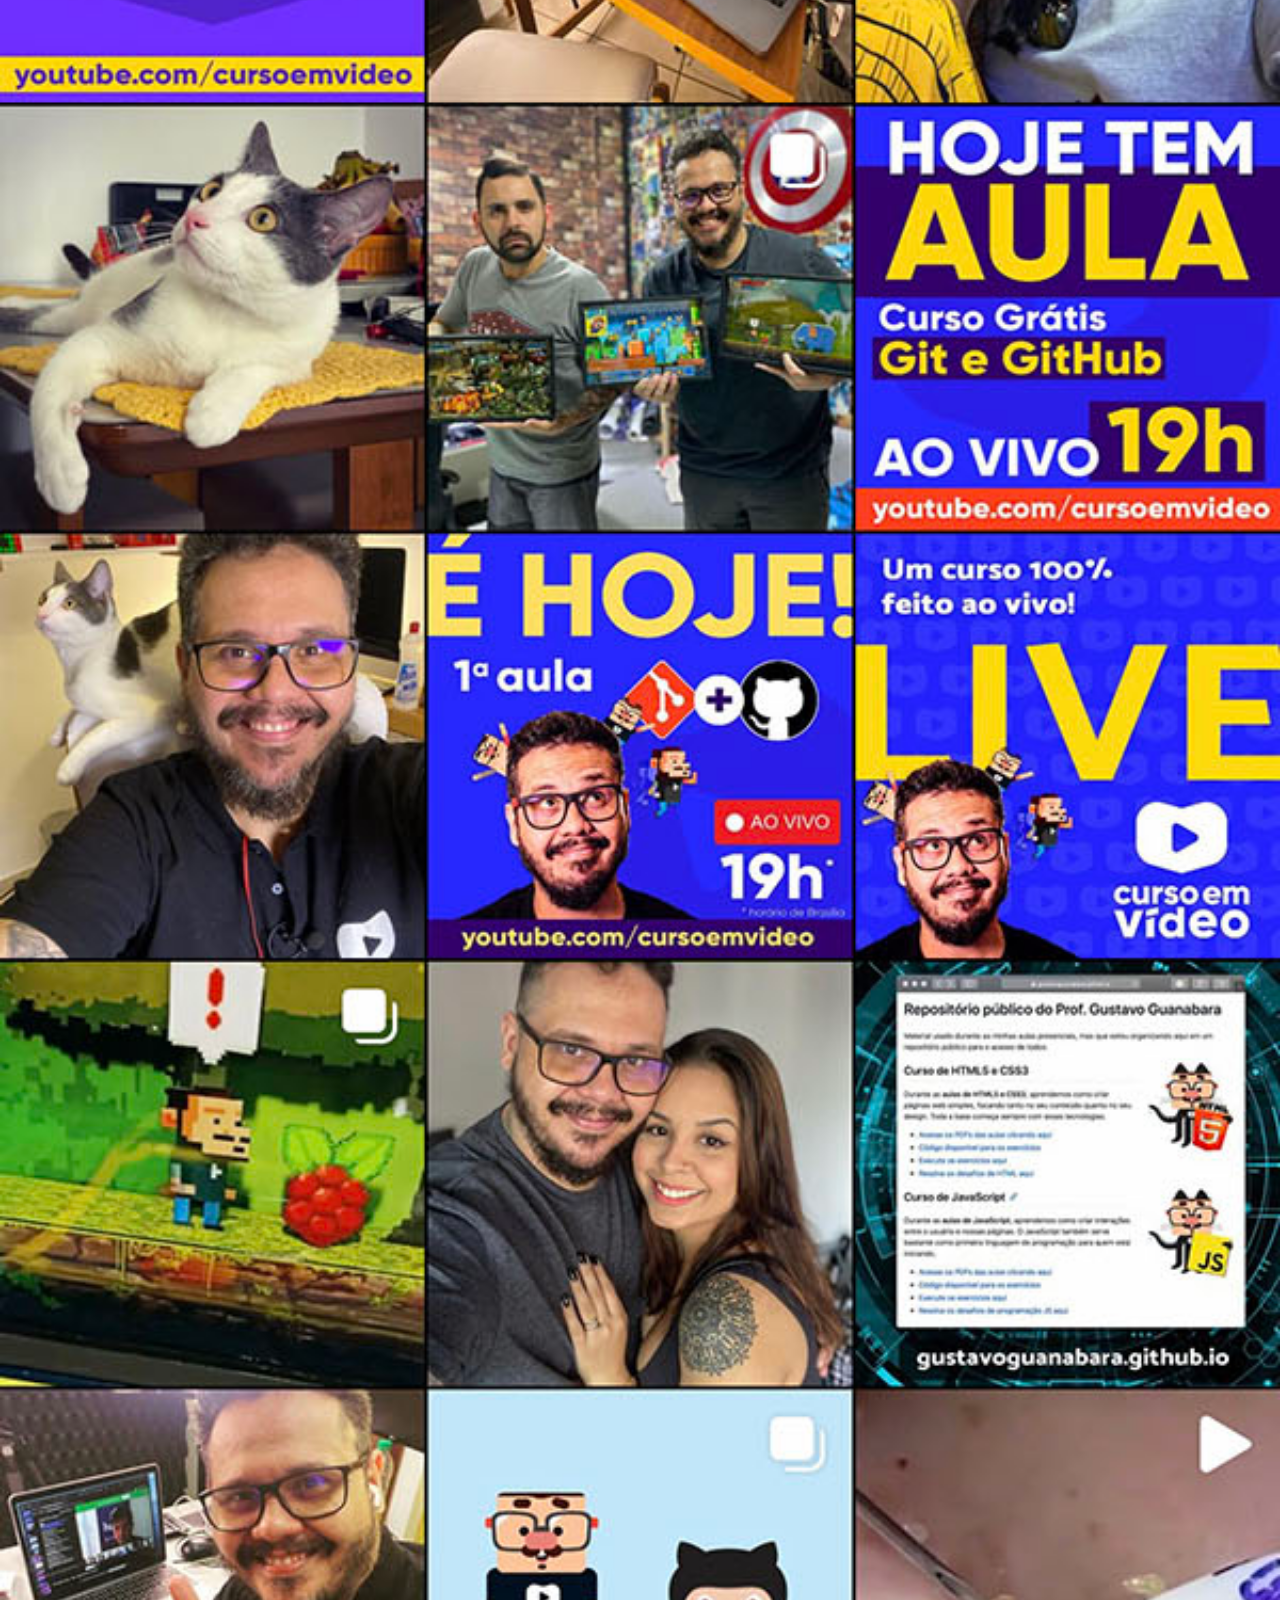
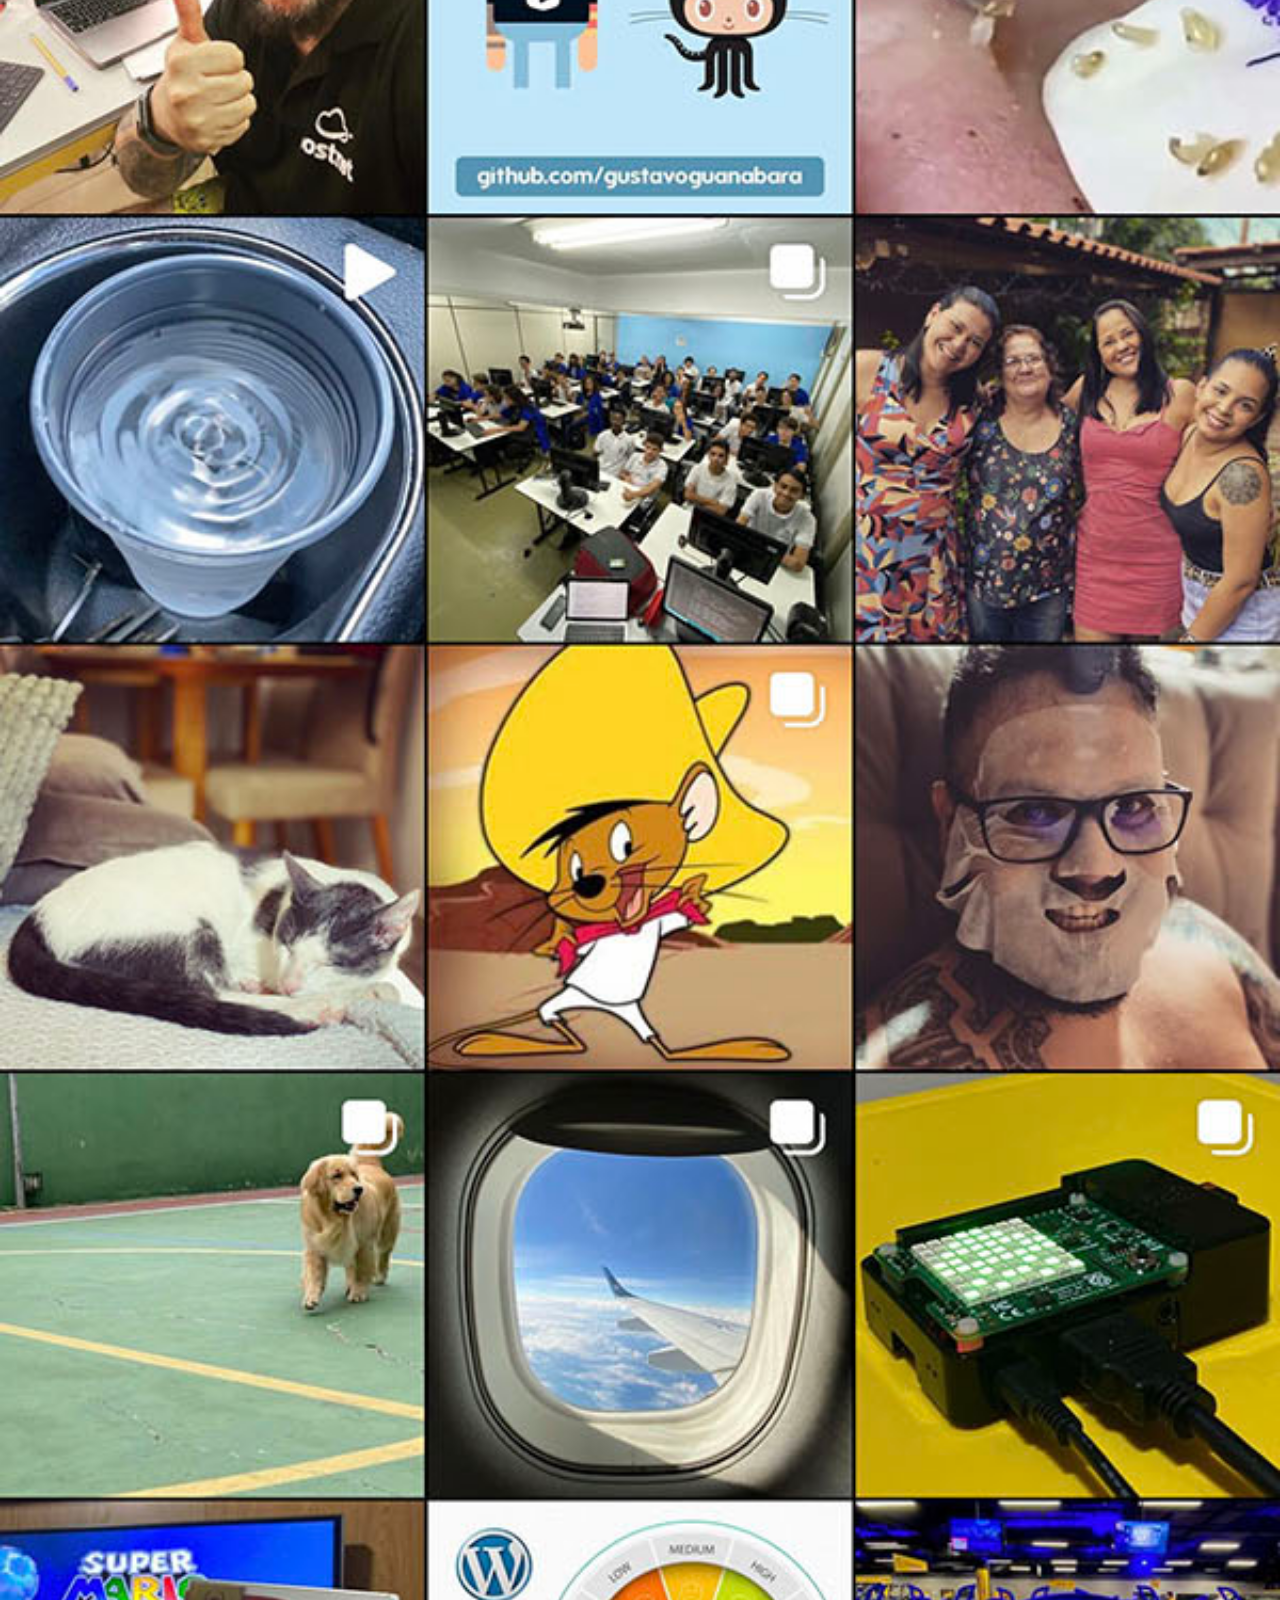
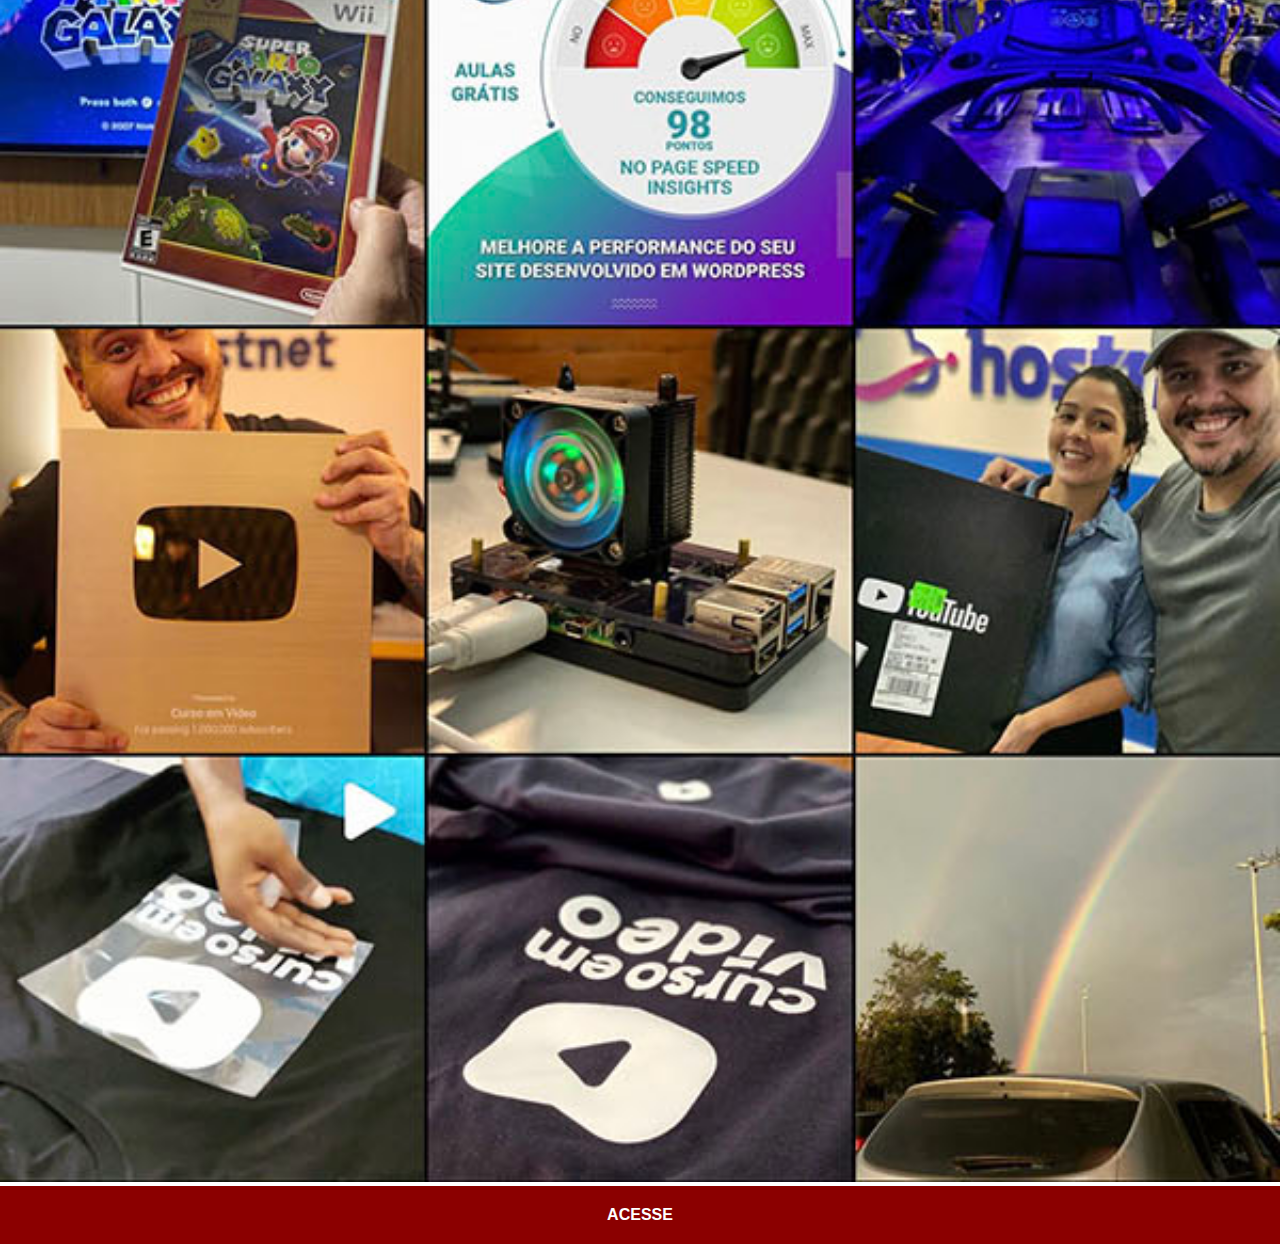
<file: instagram.html>
<!DOCTYPE html>
<html lang="pt-br">
<head>
    <meta charset="UTF-8">
    <meta http-equiv="X-UA-Compatible" content="IE=edge">
    <meta name="viewport" content="width=device-width, initial-scale=1.0">
    <title>Instagram</title>
    <link rel="stylesheet" href="estilos/social.css">

</head>
<body>
    <img src="imagens/tela-instagram.jpg" alt="Instagram">
    <a href="https://www.instagram.com/gustavoguanabara/" target="_blank">ACESSE</a> 

</body>
</html>
</file>
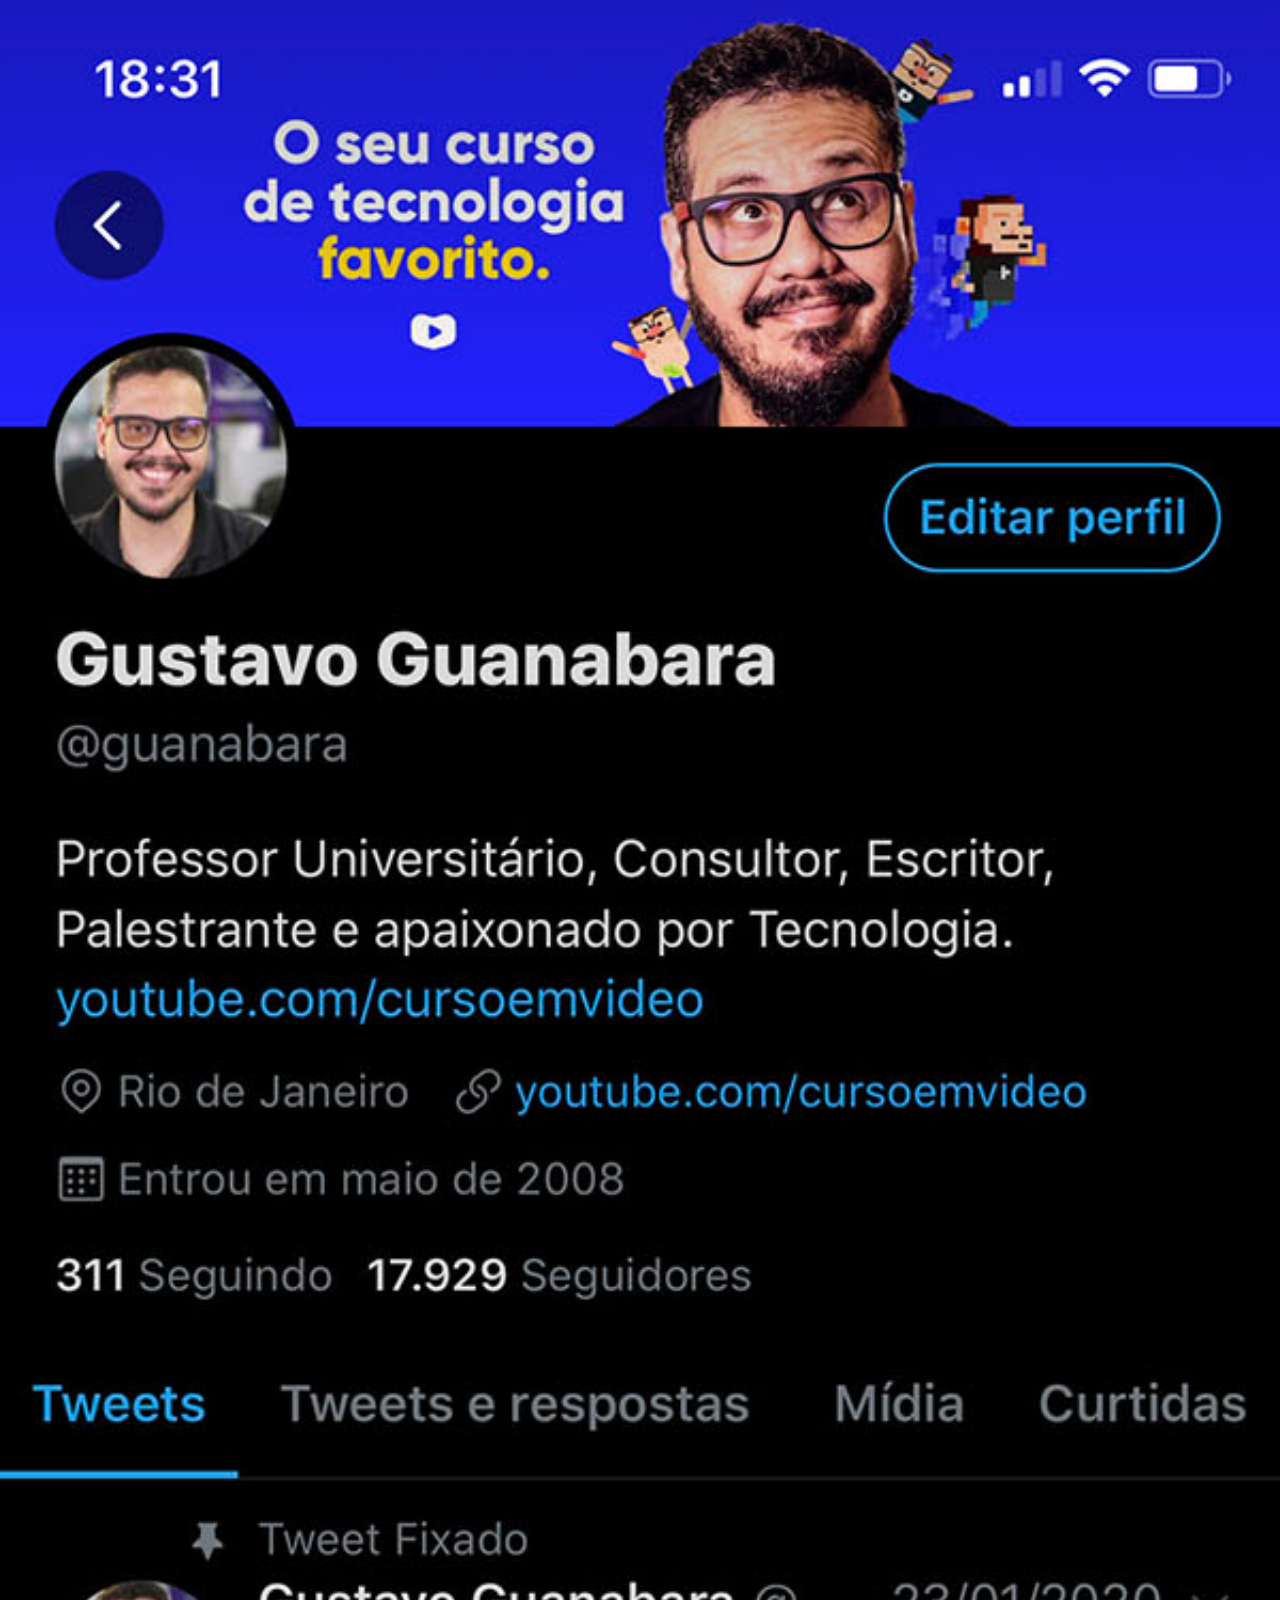
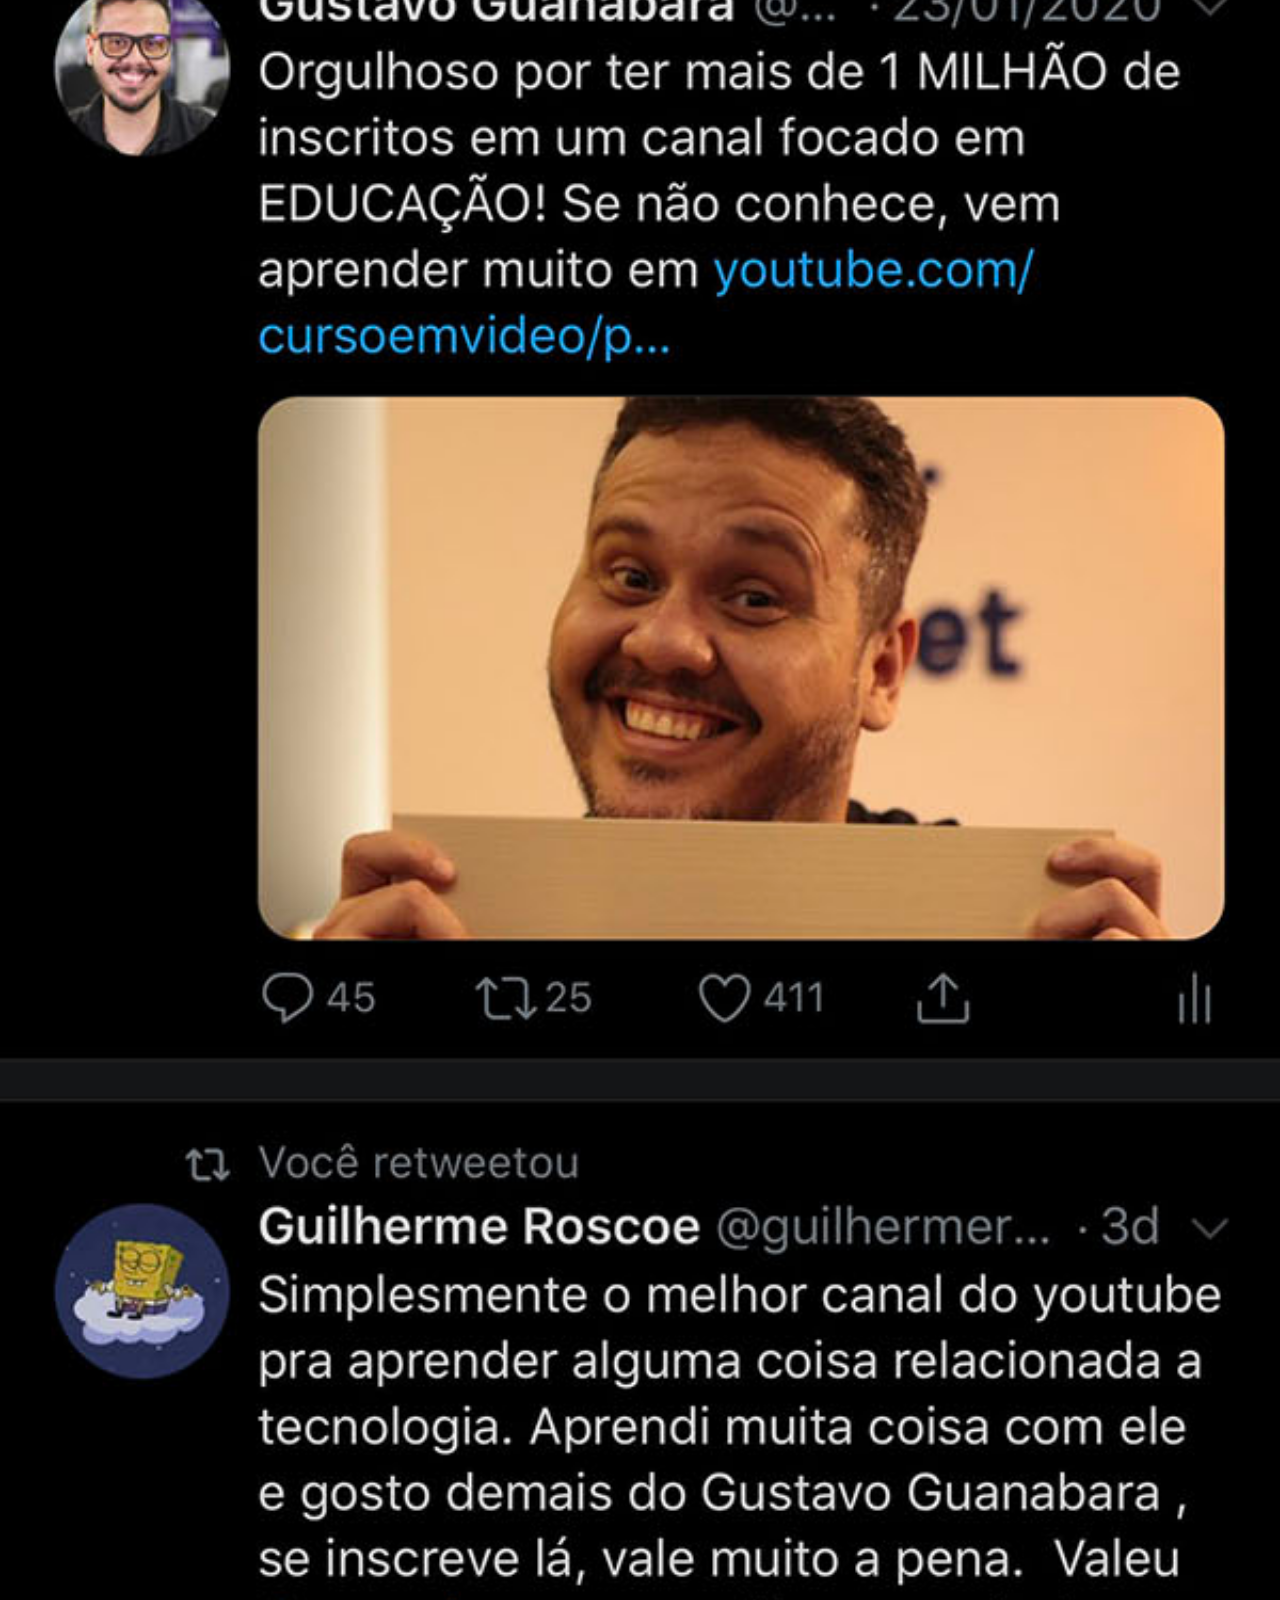
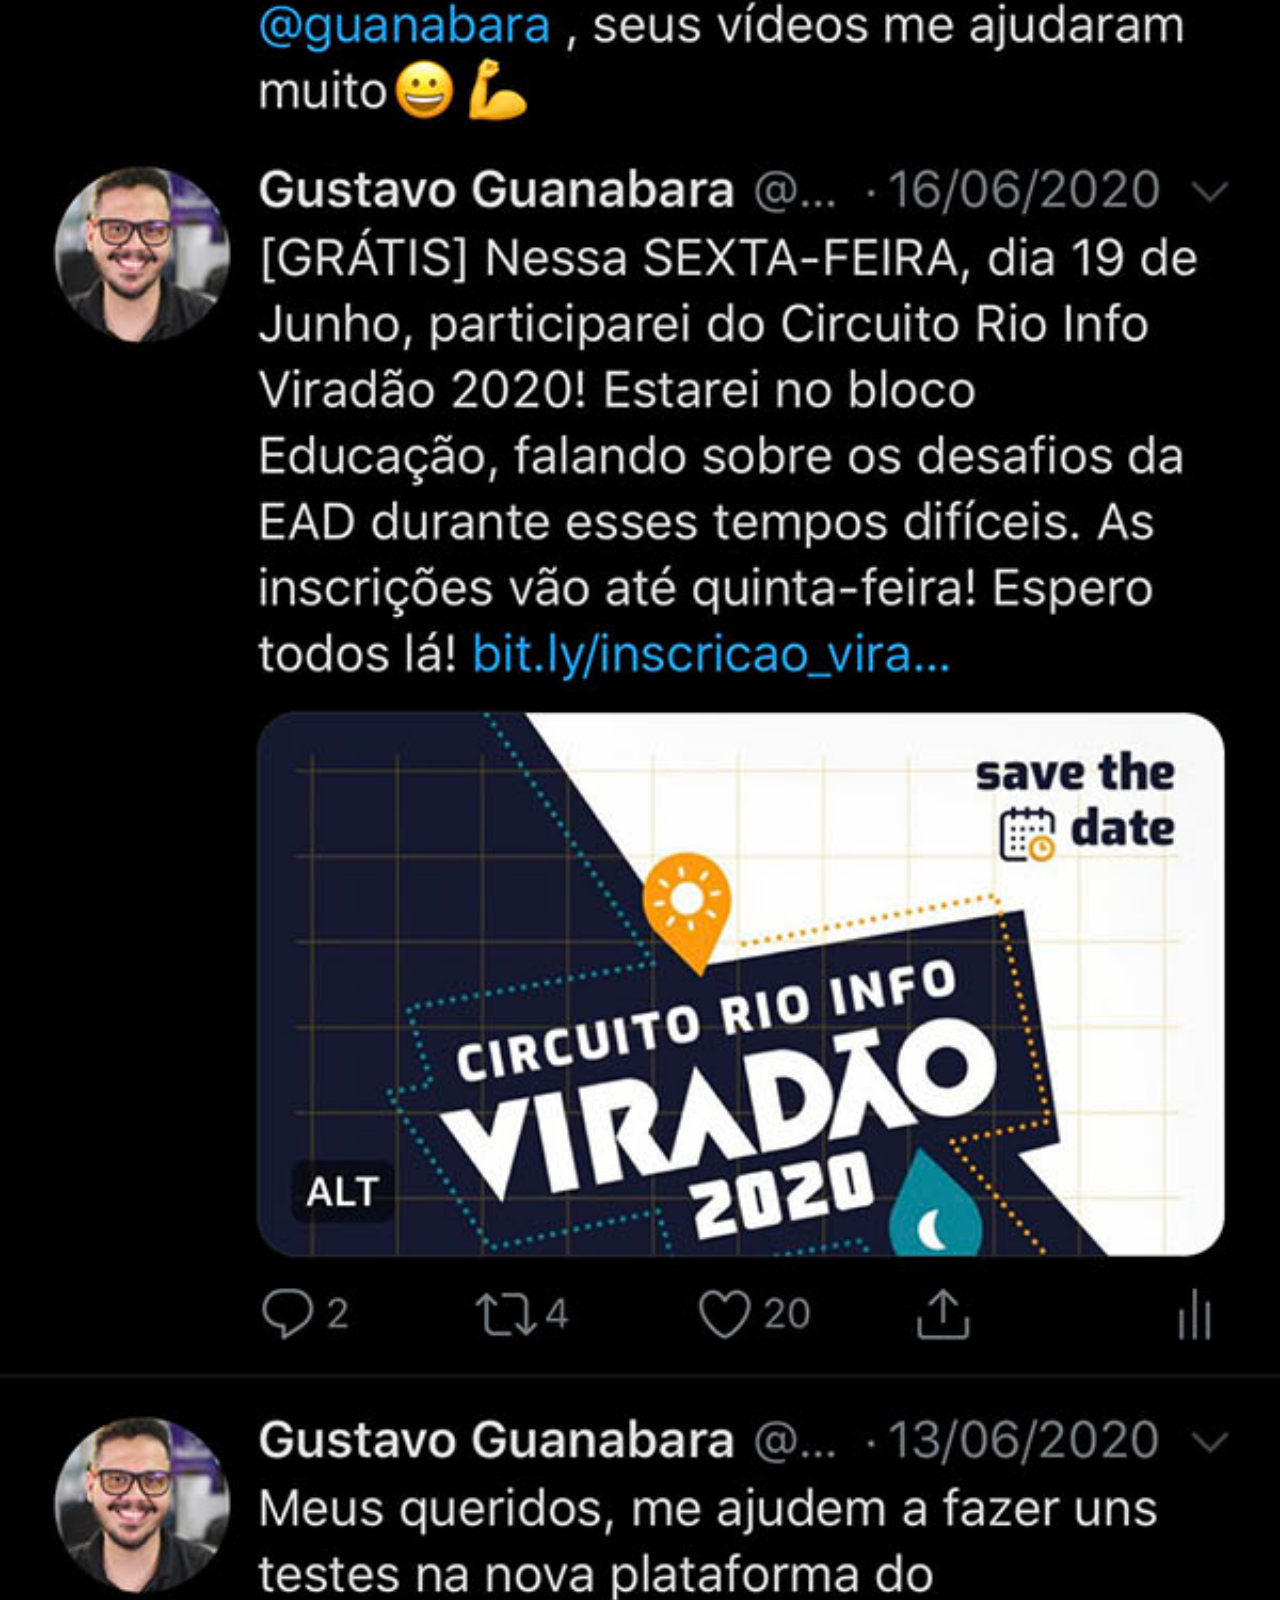
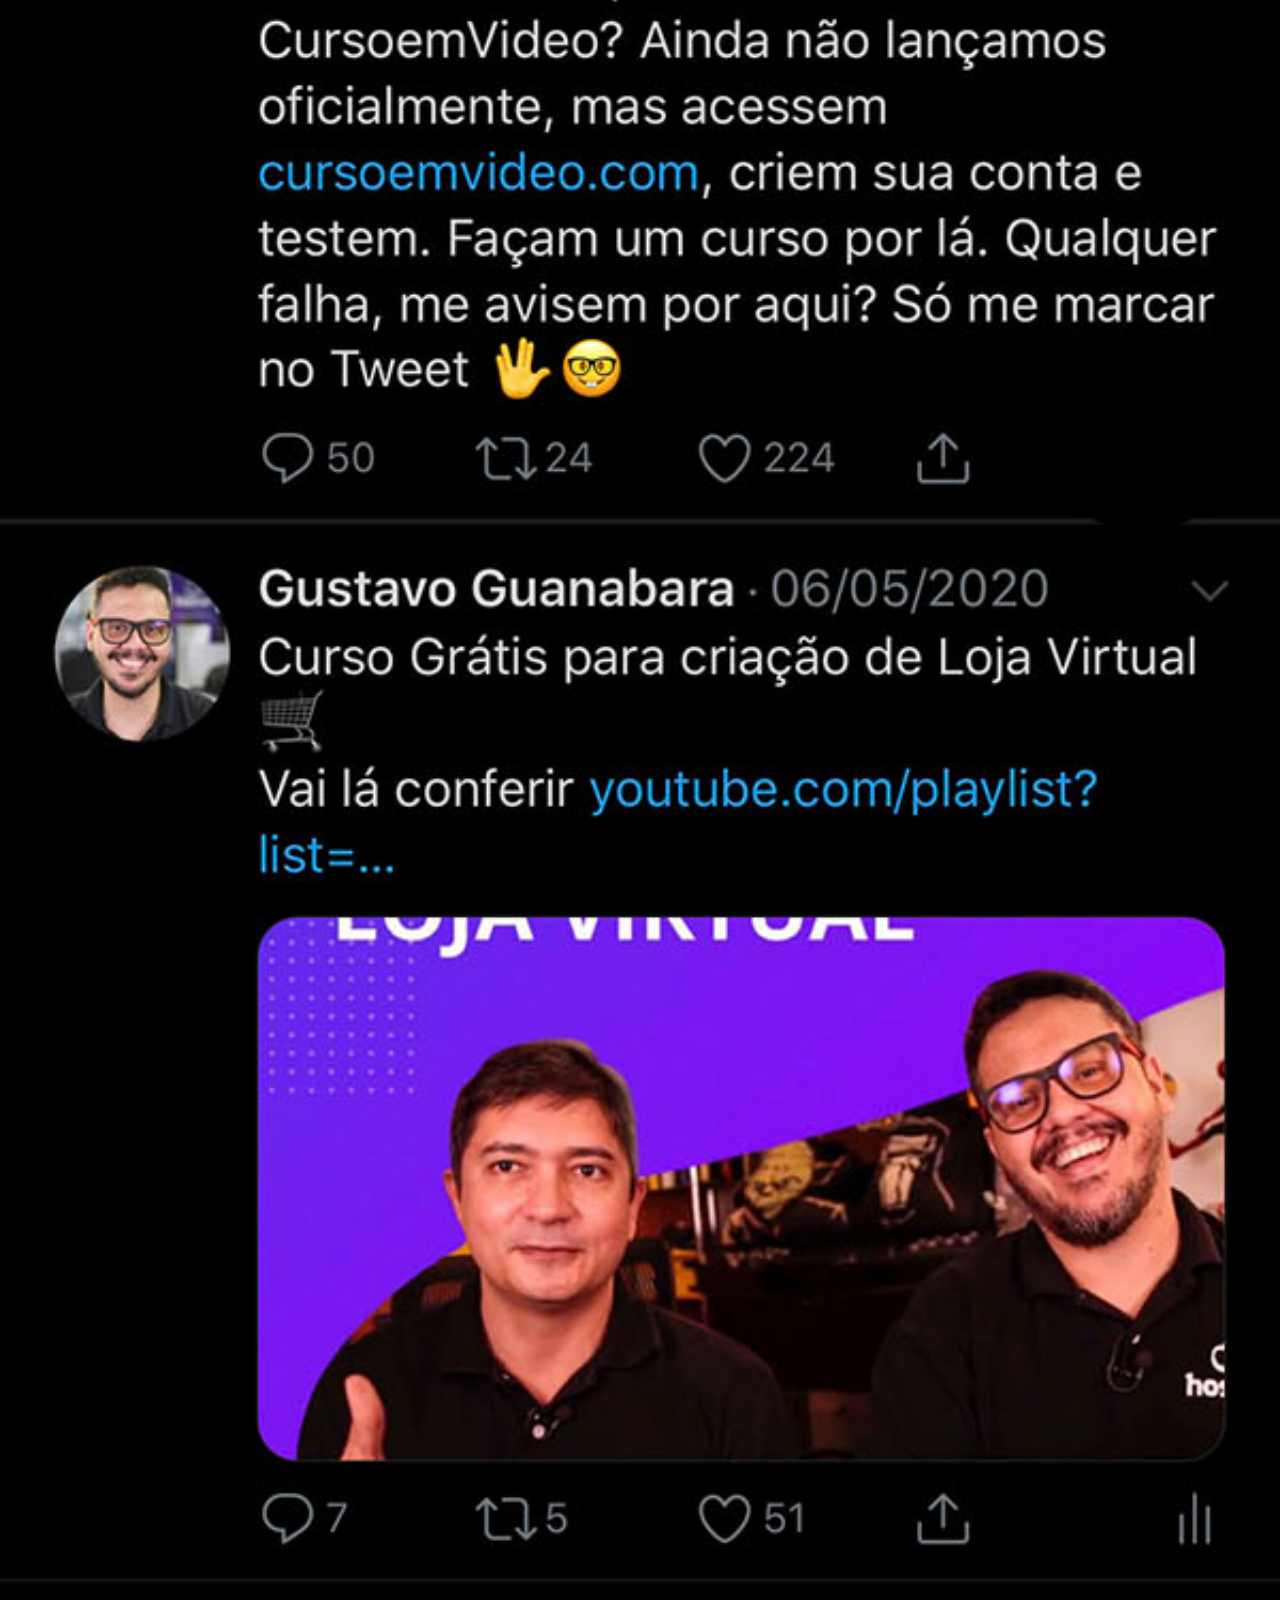
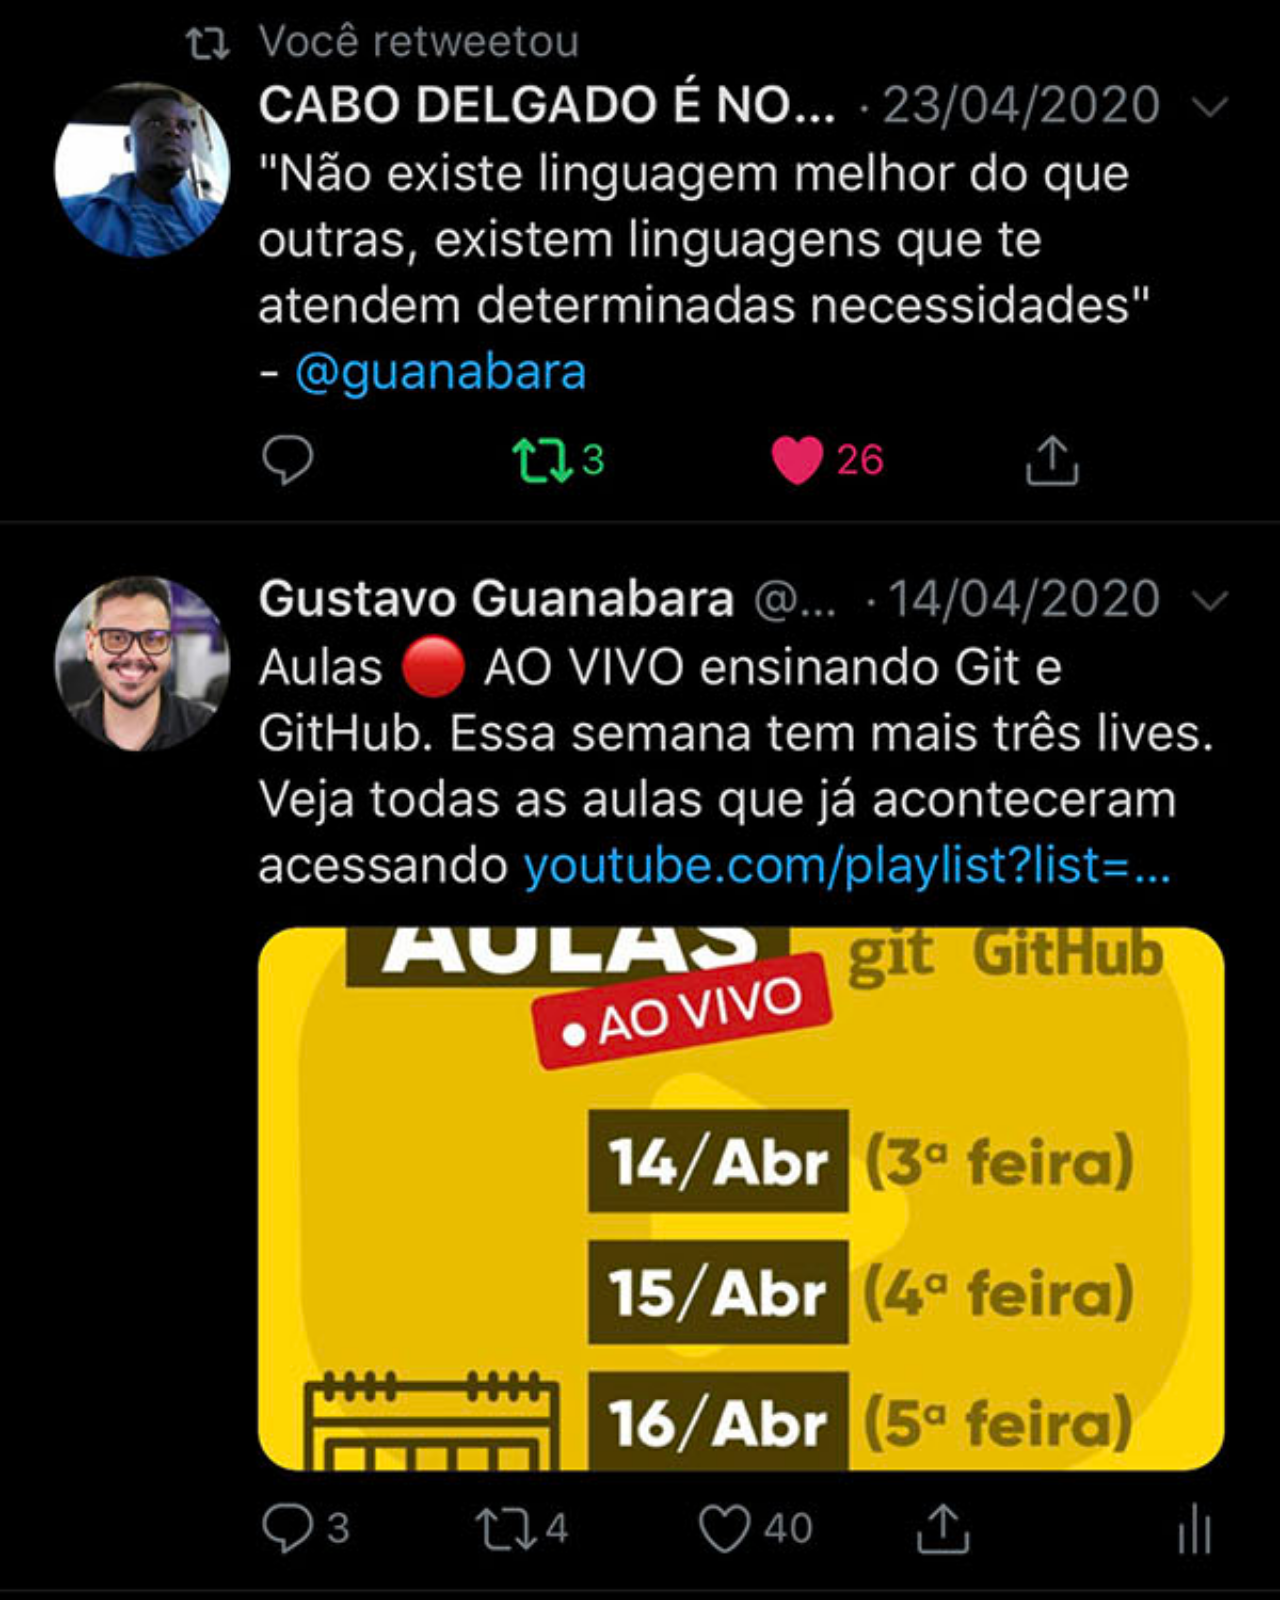
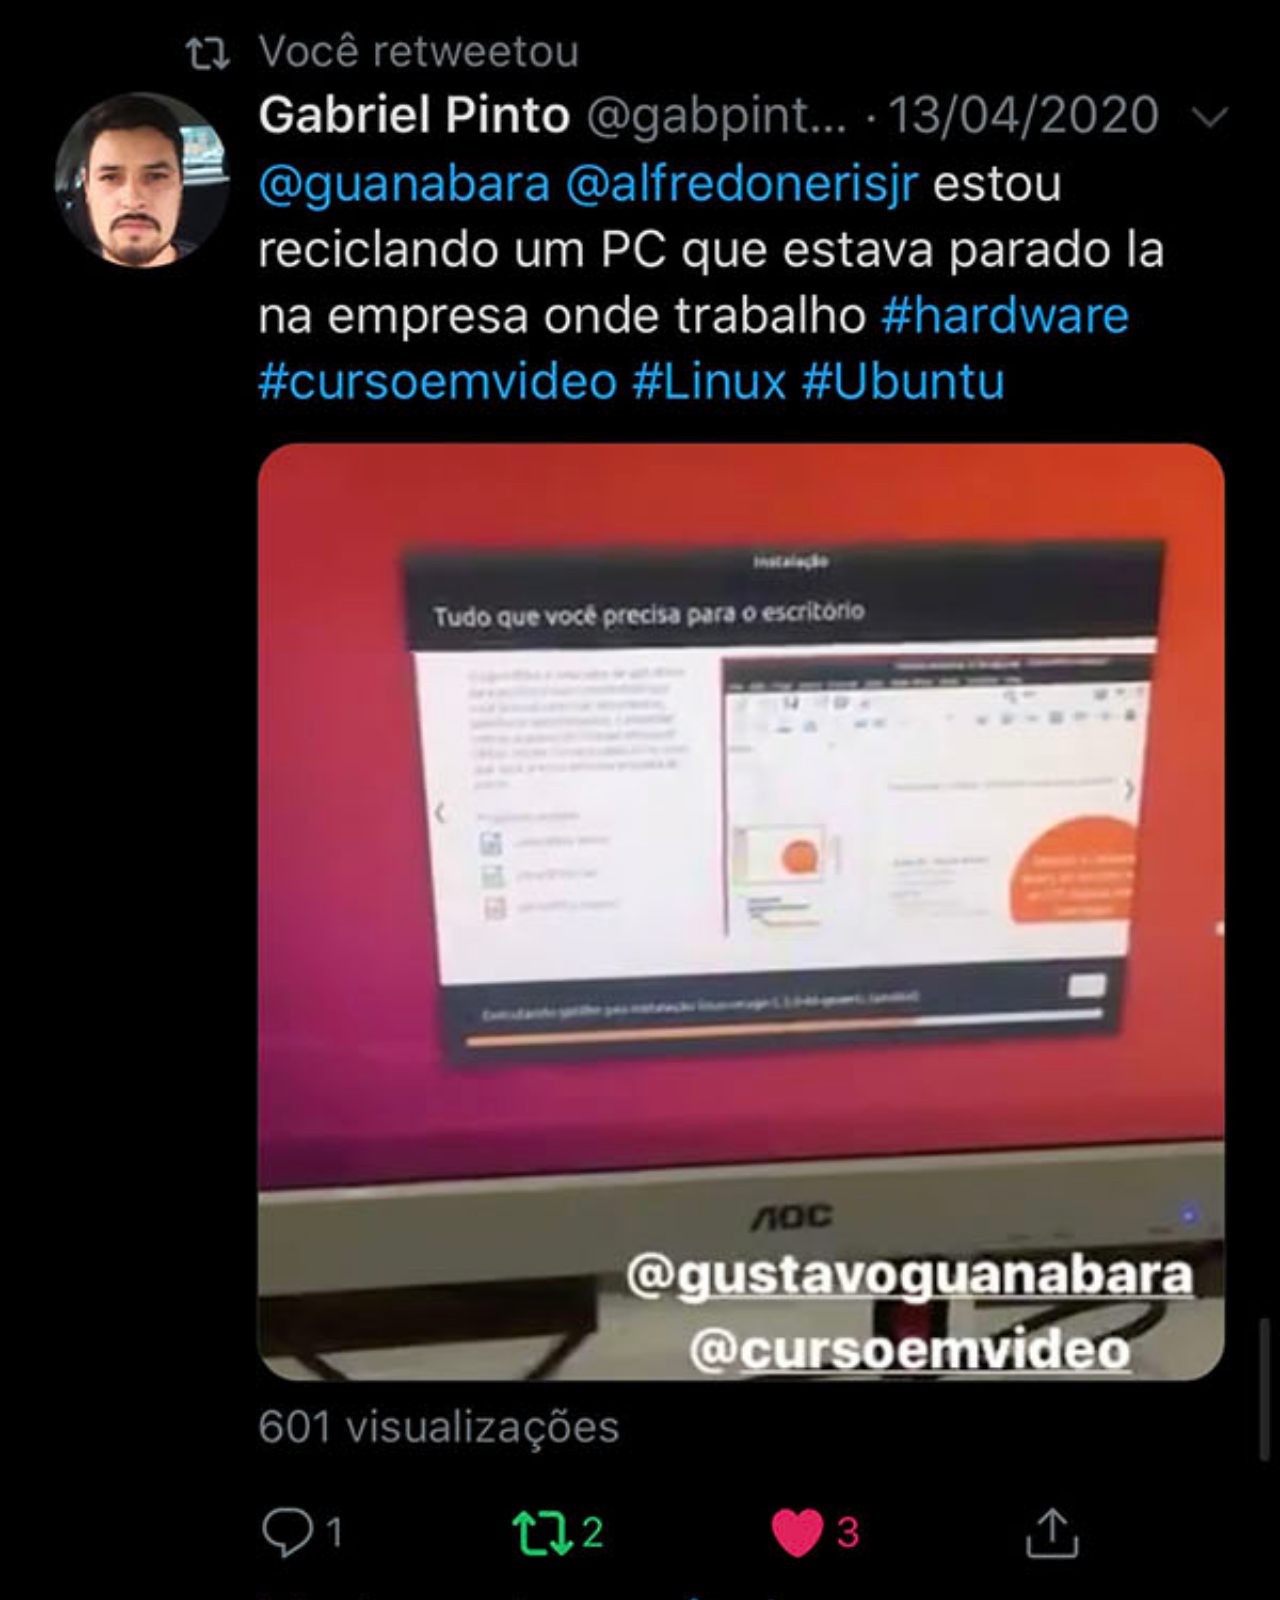
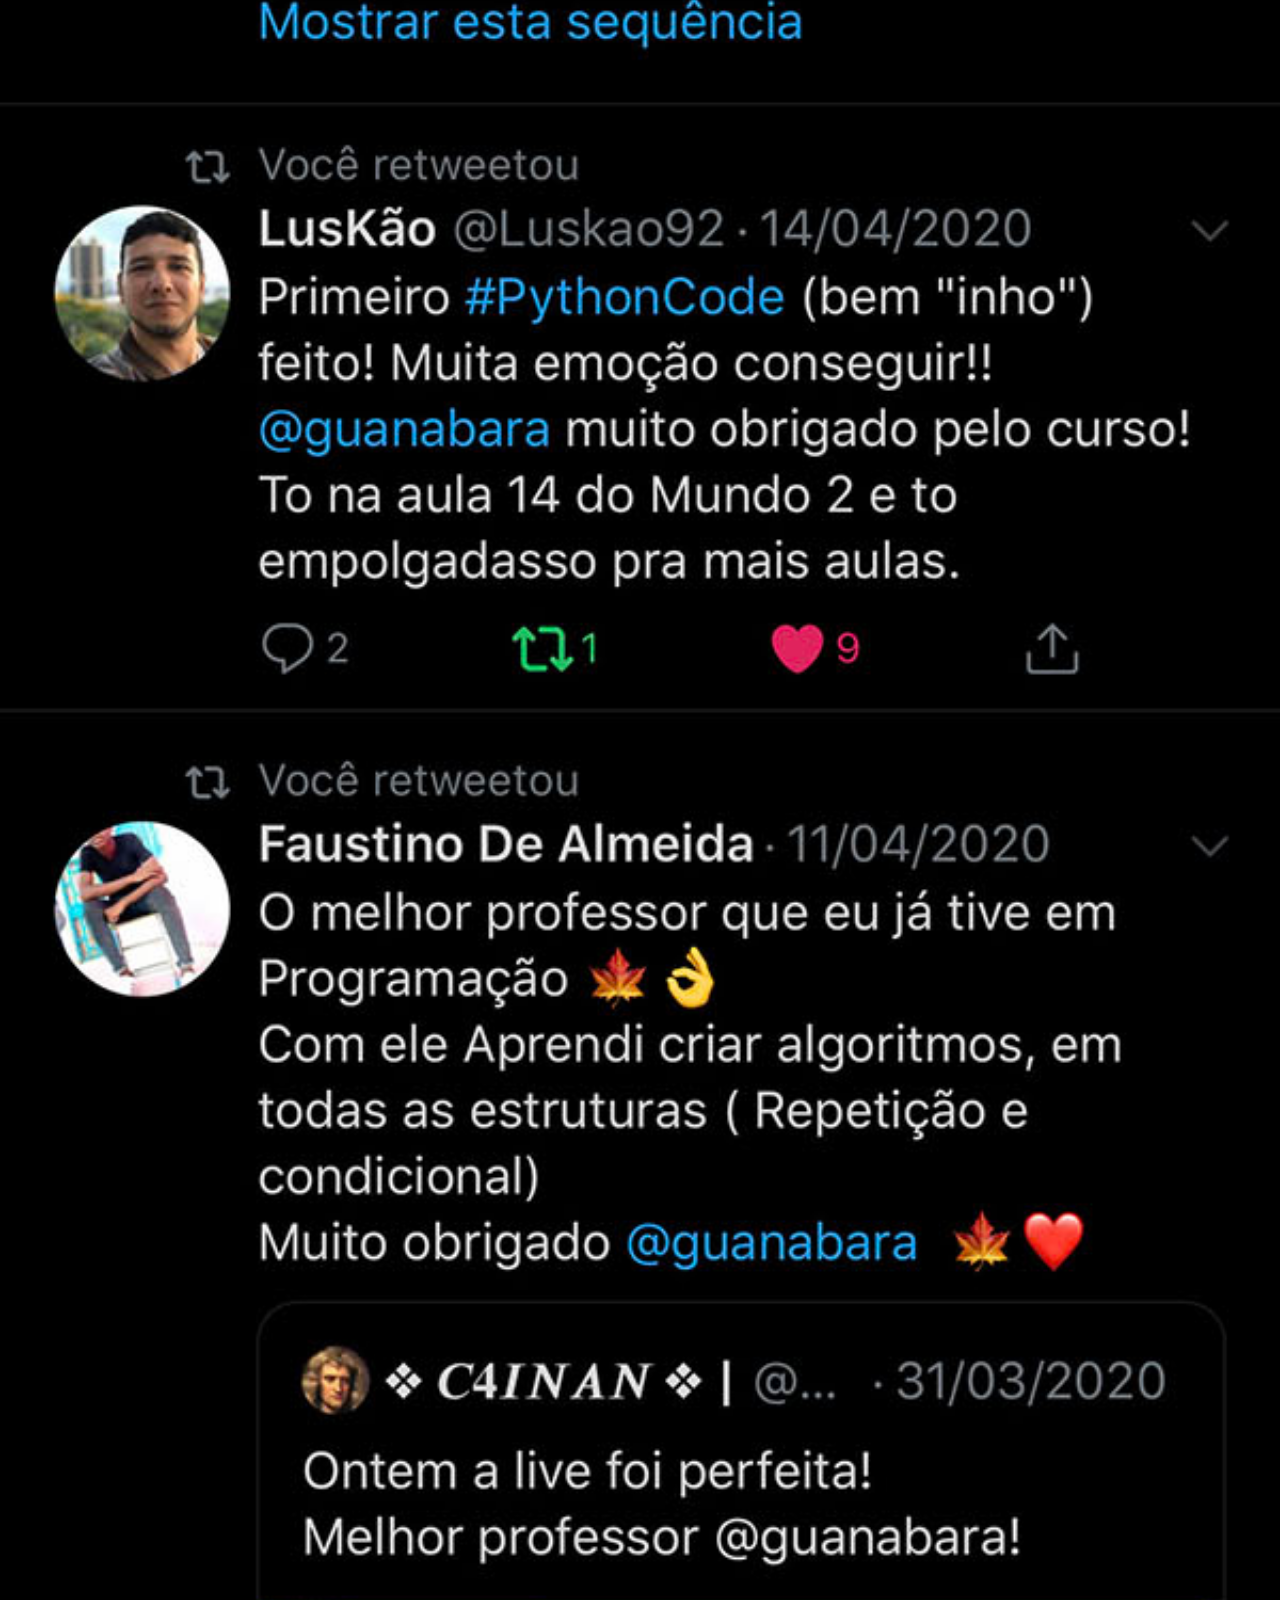
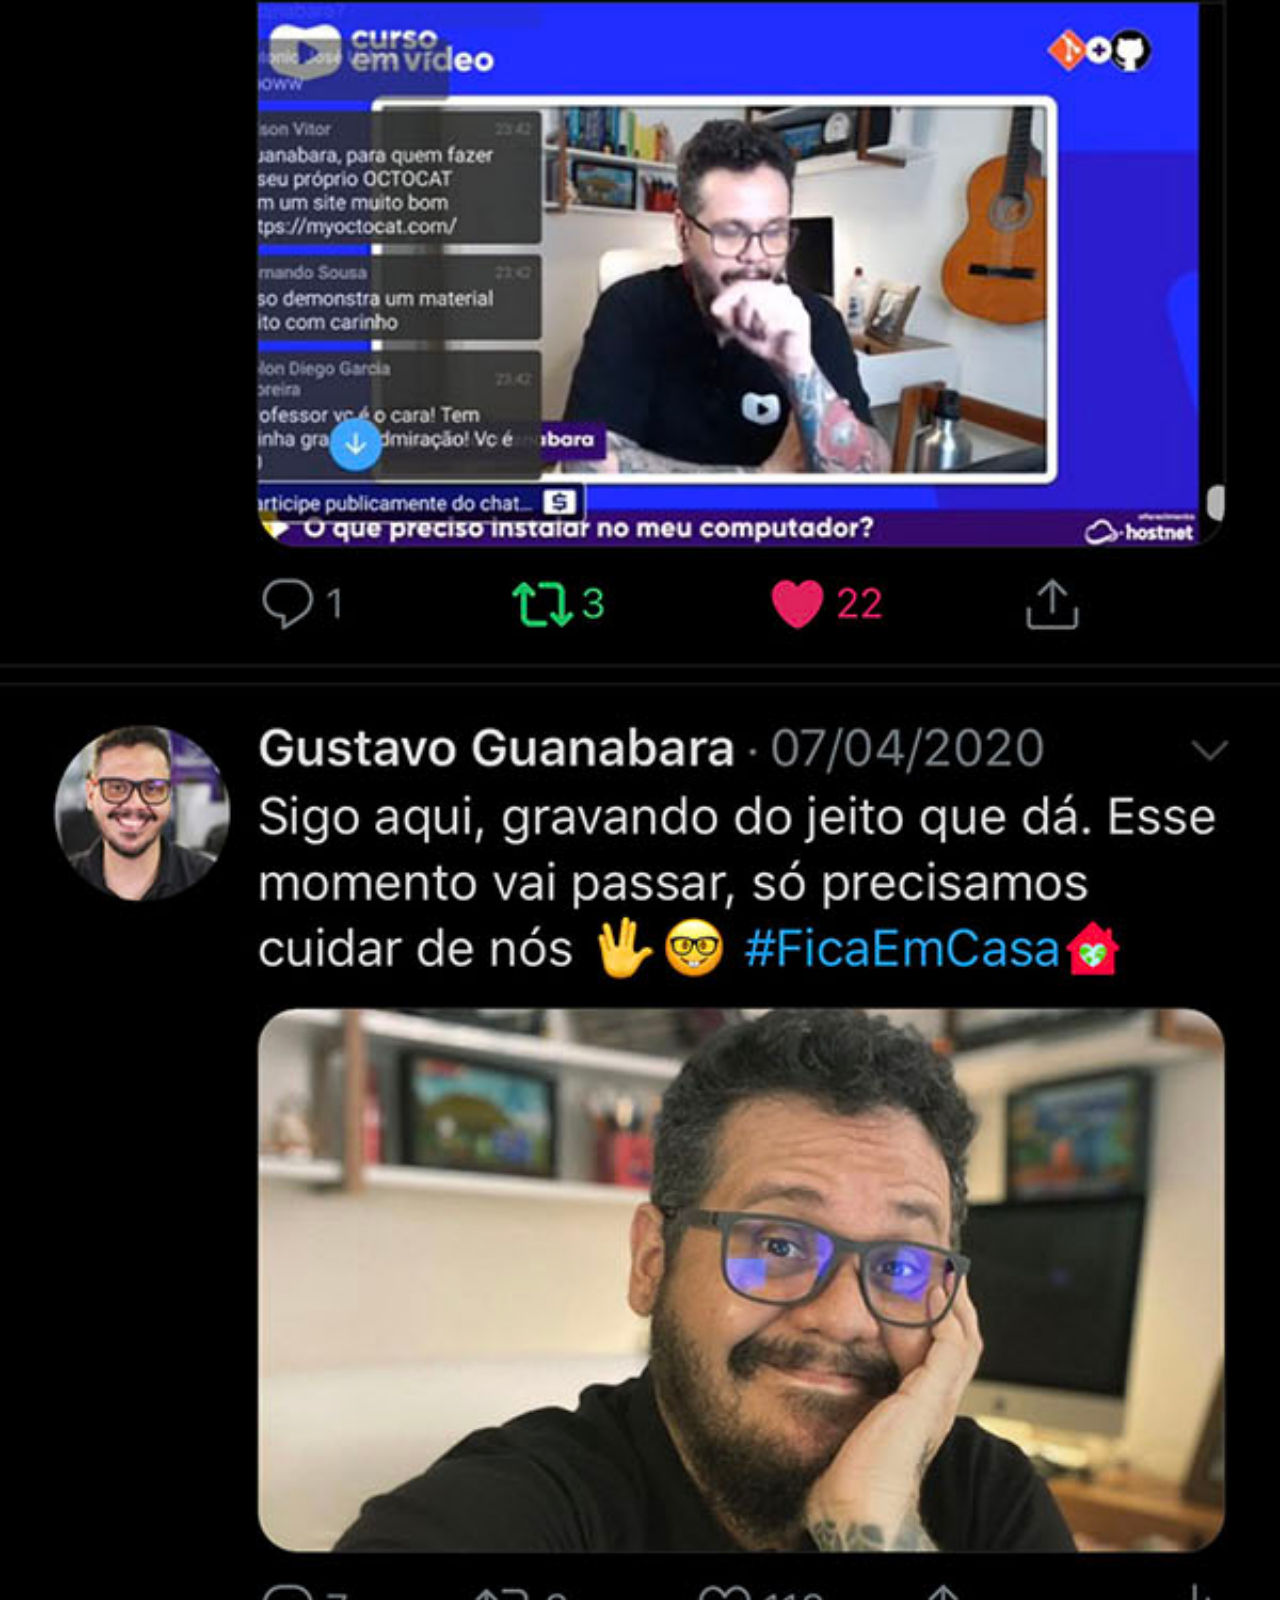
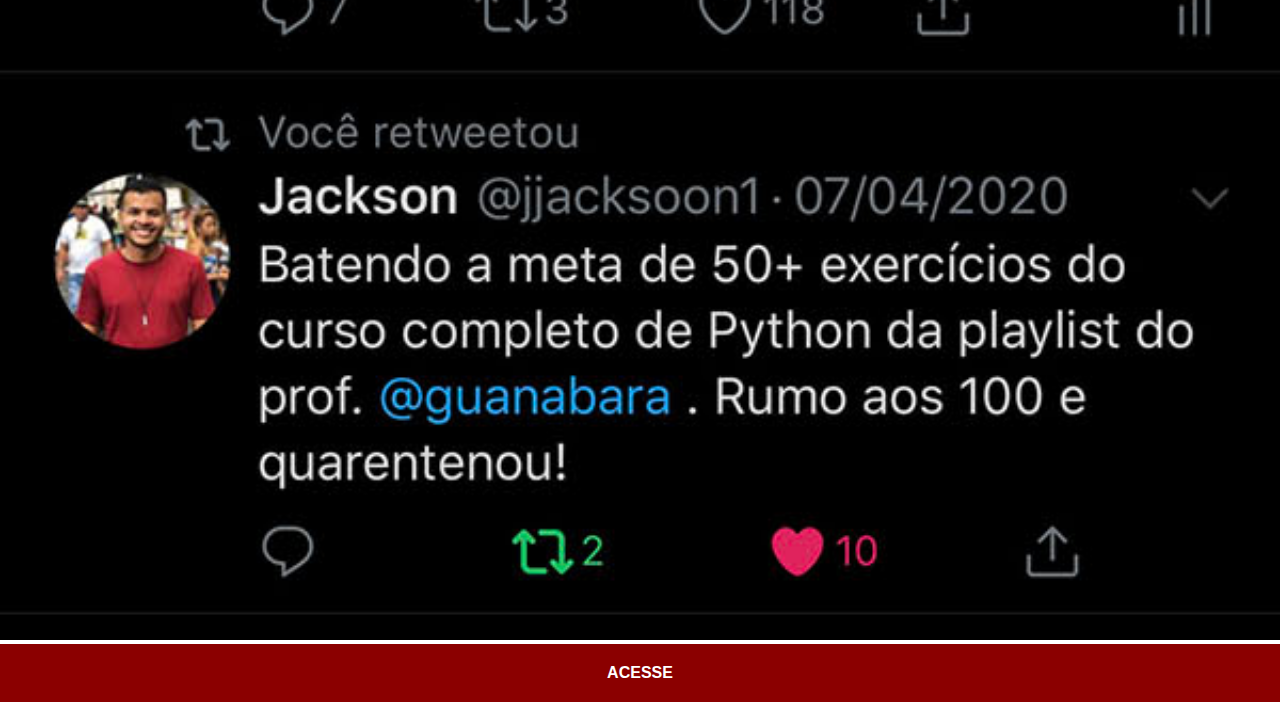
<file: twitter.html>
<!DOCTYPE html>
<html lang="pt-br">
<head>
    <meta charset="UTF-8">
    <meta http-equiv="X-UA-Compatible" content="IE=edge">
    <meta name="viewport" content="width=device-width, initial-scale=1.0">
    <title>Twitter</title>
    <link rel="stylesheet" href="estilos/social.css">

</head>
<body>
    <img src="imagens/tela-twitter.jpg" alt="Twitter">
    <a href="https://twitter.com/guanabara" target="_blank">ACESSE</a> 

</body>
</html>
</file>
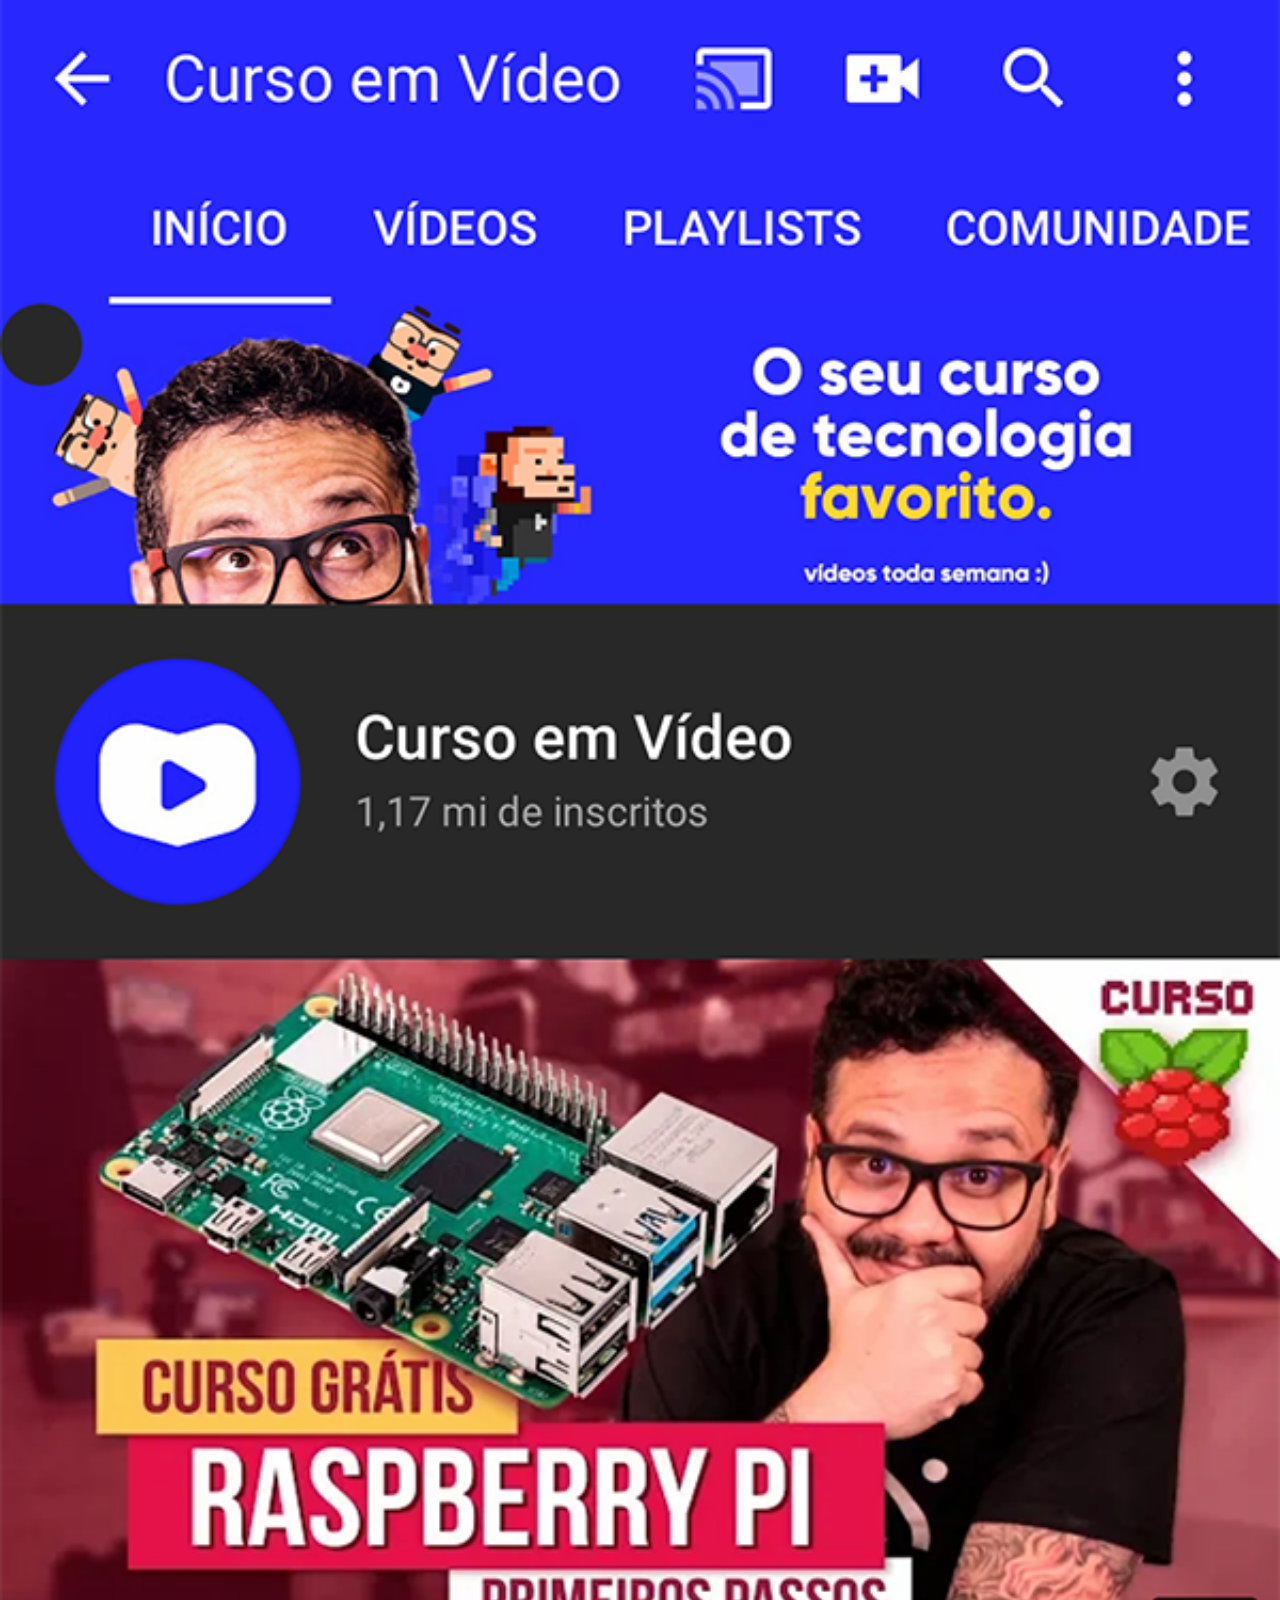
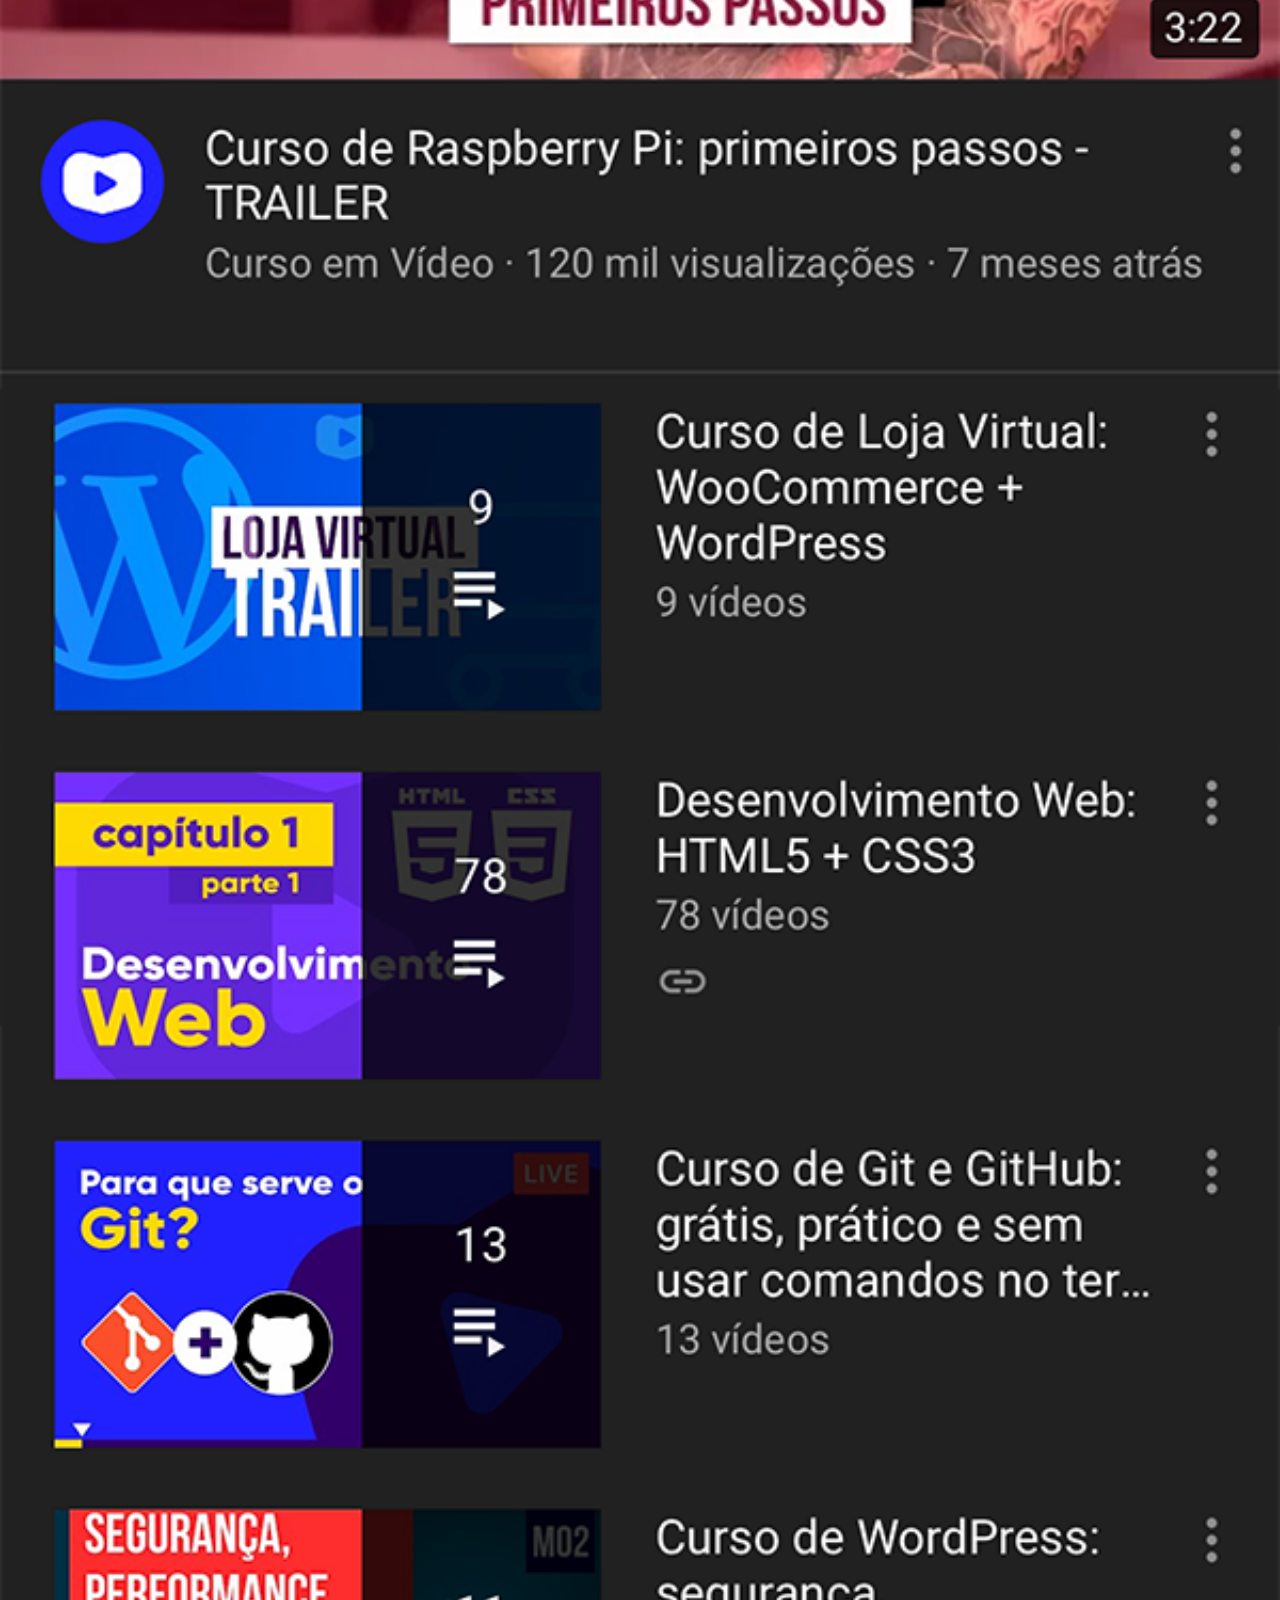
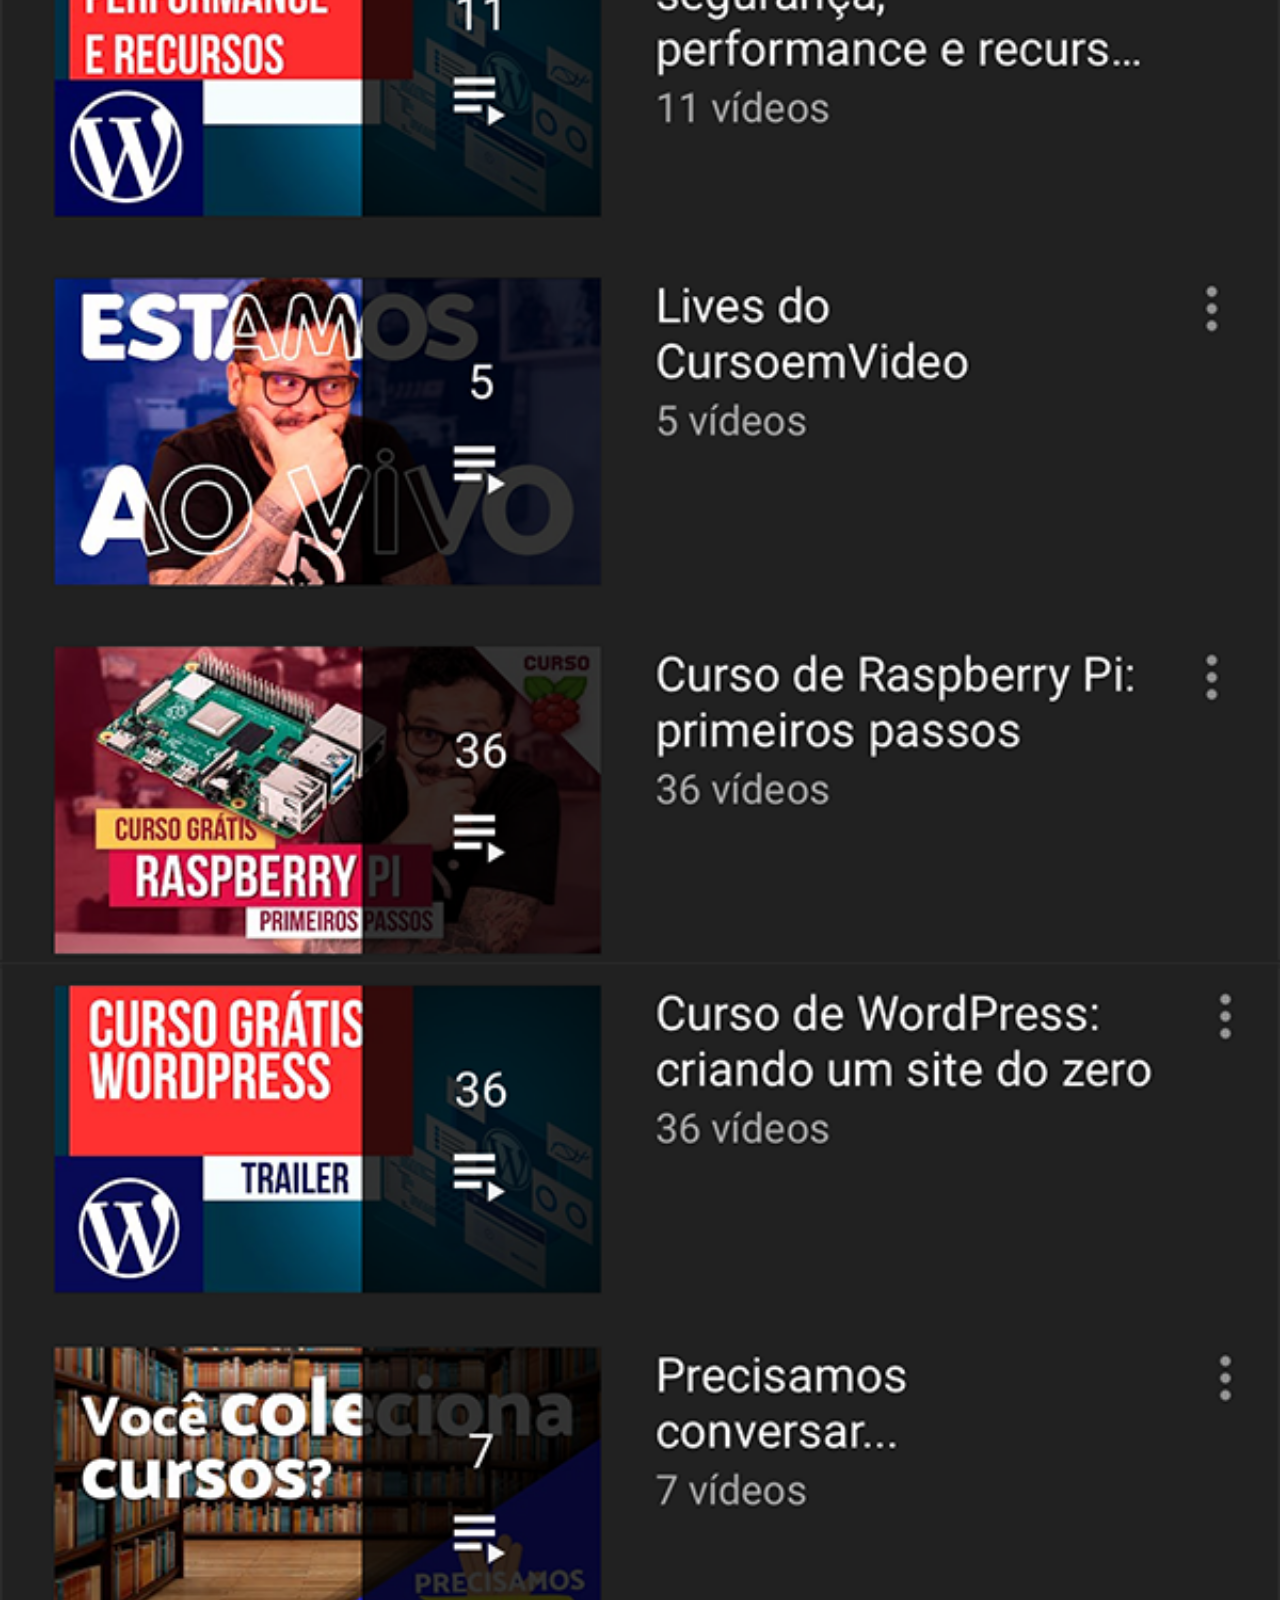
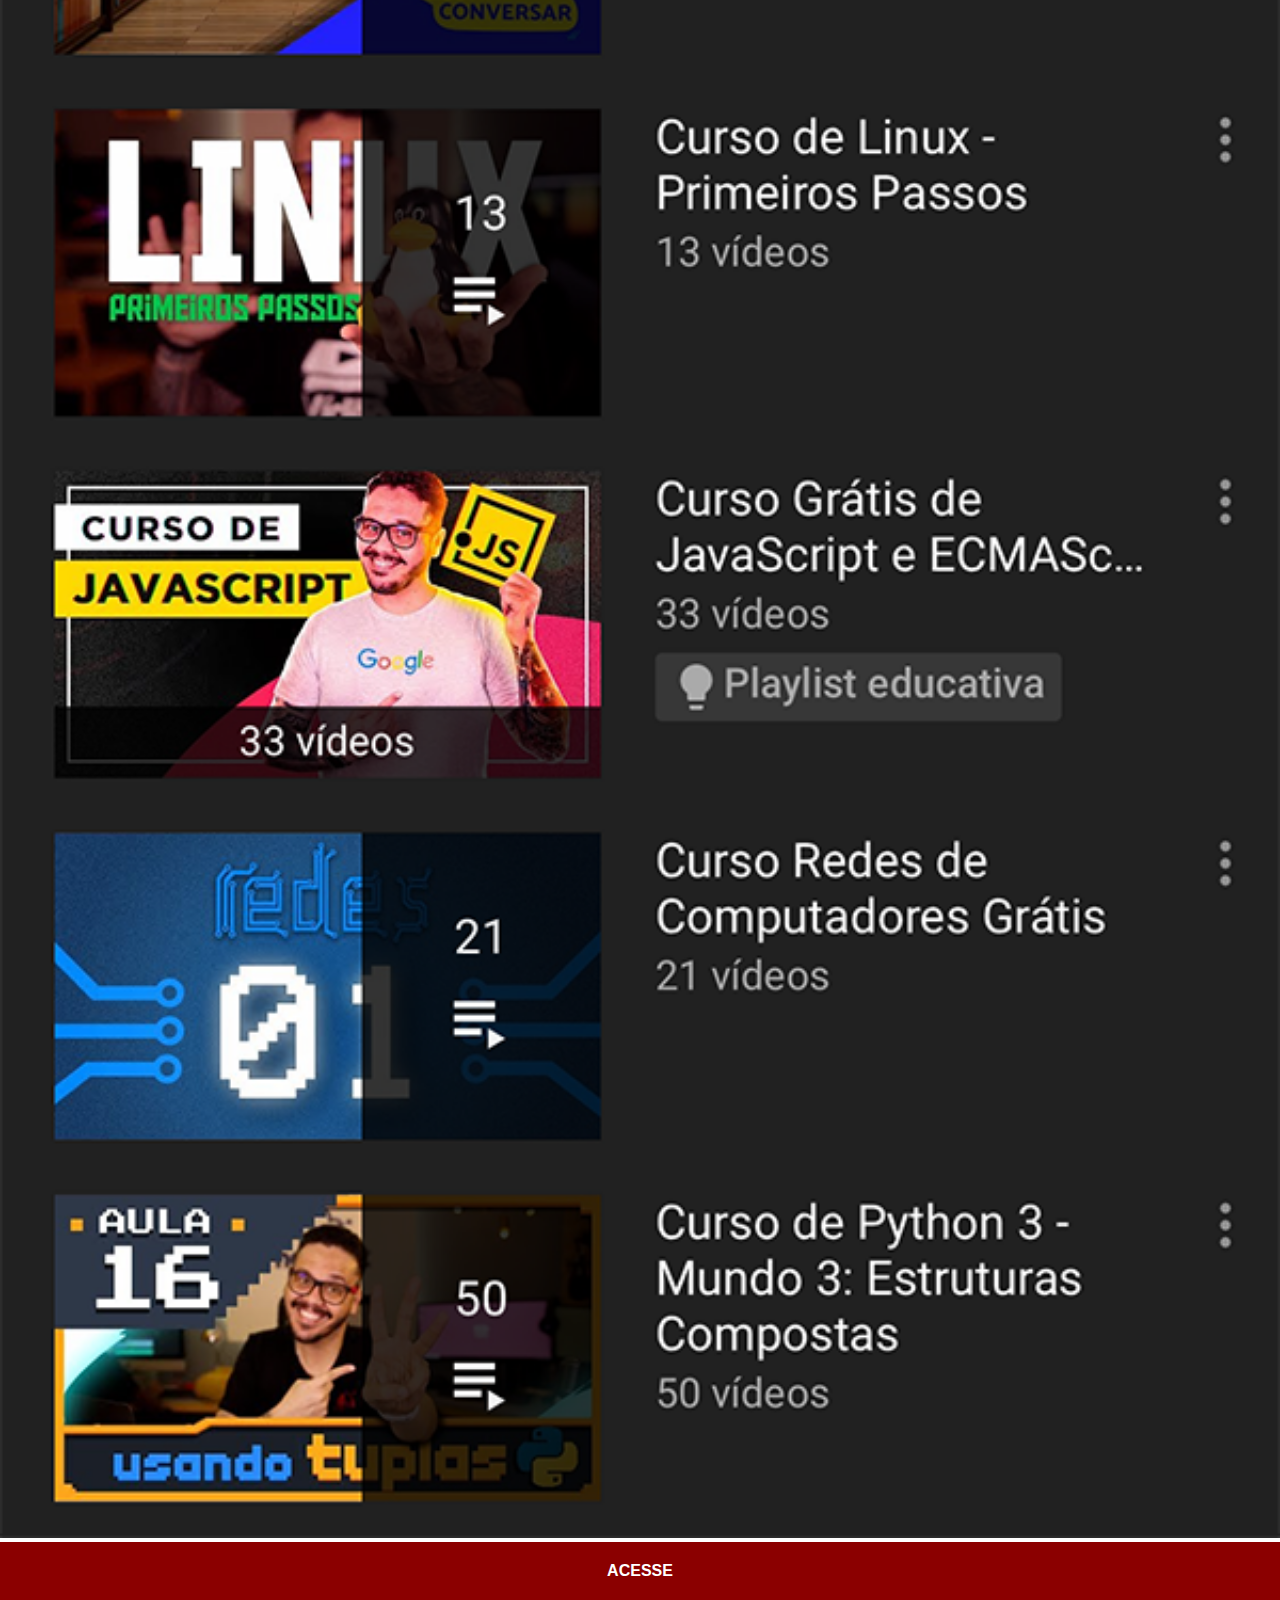
<file: youtube.html>
<!DOCTYPE html>
<html lang="pt-br">
<head>
    <meta charset="UTF-8">
    <meta http-equiv="X-UA-Compatible" content="IE=edge">
    <meta name="viewport" content="width=device-width, initial-scale=1.0">
    <title>Youtube</title>
    <link rel="stylesheet" href="estilos/social.css">

</head>
<body>
    <img src="imagens/tela-youtube.png" alt="Youtube">
    <a href="https://www.youtube.com/c/CursoemV%C3%ADdeo" target="_blank">ACESSE</a> 

</body>
</html>
</file>
<file: estilos/style.css>
@charset "UTF-8";

* {
    margin: 0px;
    padding: 0px;
    font-family: arial, helvetica, sans-serif;
}

html, body {
    height: 100vh;
    width: 100vw;
    background-color: black;
}

body {
    background: url(../imagens/fundo-madeira.jpg) no-repeat top center;
    background-size: cover;
    background-attachment: fixed;
}

main {
    position: relative;
    height: 100vh;  
}

section#telefone {
    position: absolute;
    top: 50%;
    left: 50%;
    transform: translate(-50%, -50%);
    height: 627px;
    width: 311px;
    background-color: blue;
    background: url('../imagens/frame-iphone.png') no-repeat;
}

iframe#tela {
    position: relative;
    top: 80px;
    left: 22px;
    width: 266px;
    height: 471px;    
}

section#redes {
    text-align: right;
}

section#redes img {
    width: 50px;
    margin: 10px;
    border-radius: 50px;
    box-shadow: 2px 2px 5px rgba(0, 0, 0, 0.400);
    box-sizing: border-box;
}

section#redes img:hover {
    border: 2px solid white;
    transform: translate(-3px, -3px);
    box-shadow: 5px 5px 10px rgba(0, 0, 0, 0.600);
    transition: transform .5s, border 1s;
}
</file>
<file: estilos/social.css>
@charset "UTF-8";

* {
    margin: 0px;
    padding: 0px;
    font-family: Arial, Helvetica, sans-serif;
}

::-webkit-scrollbar {
    width: 0px;
    height: 0px;
}

img {
    width: 100vw;
}

a {
    display: block;
    background-color: darkred;
    color: white;
    padding: 20px;
    text-align: center;
    font-weight: bolder;
    text-decoration: none;
}

a:hover {
background-color: blue;
}
</file>
